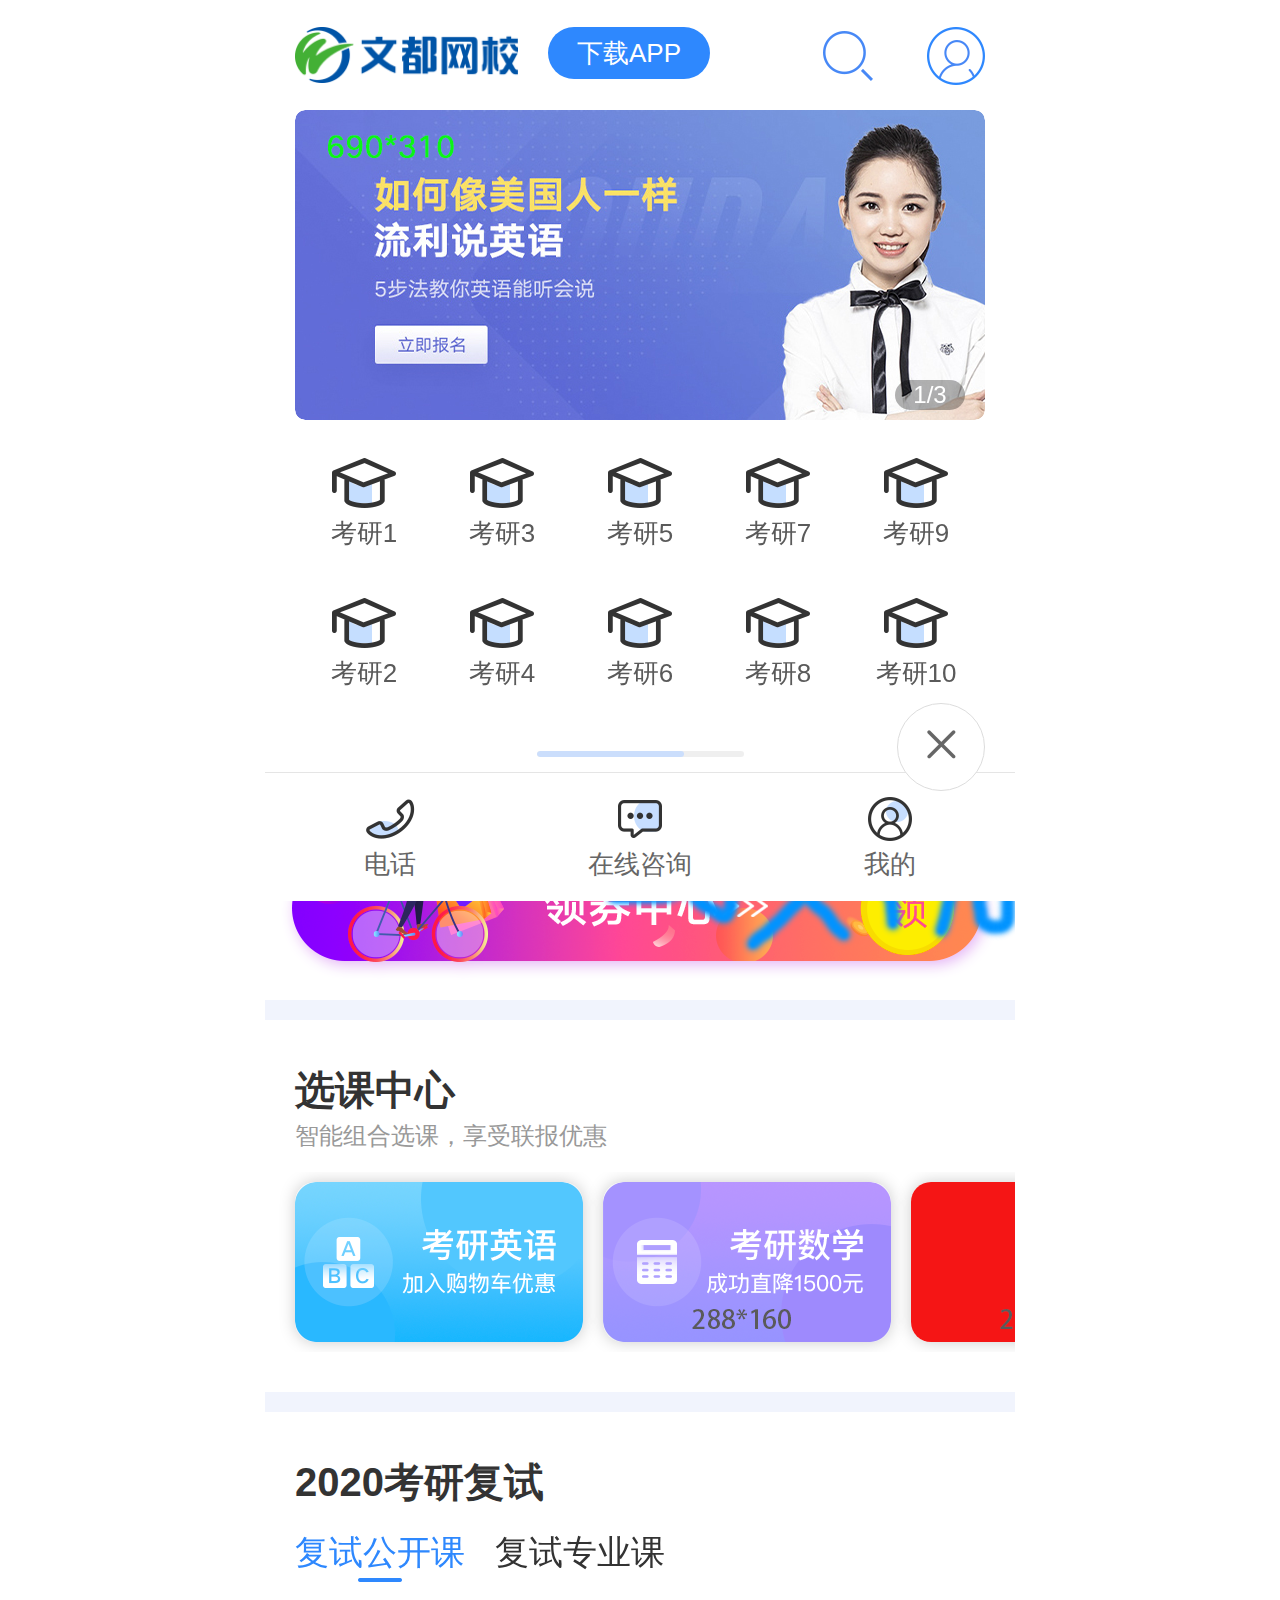
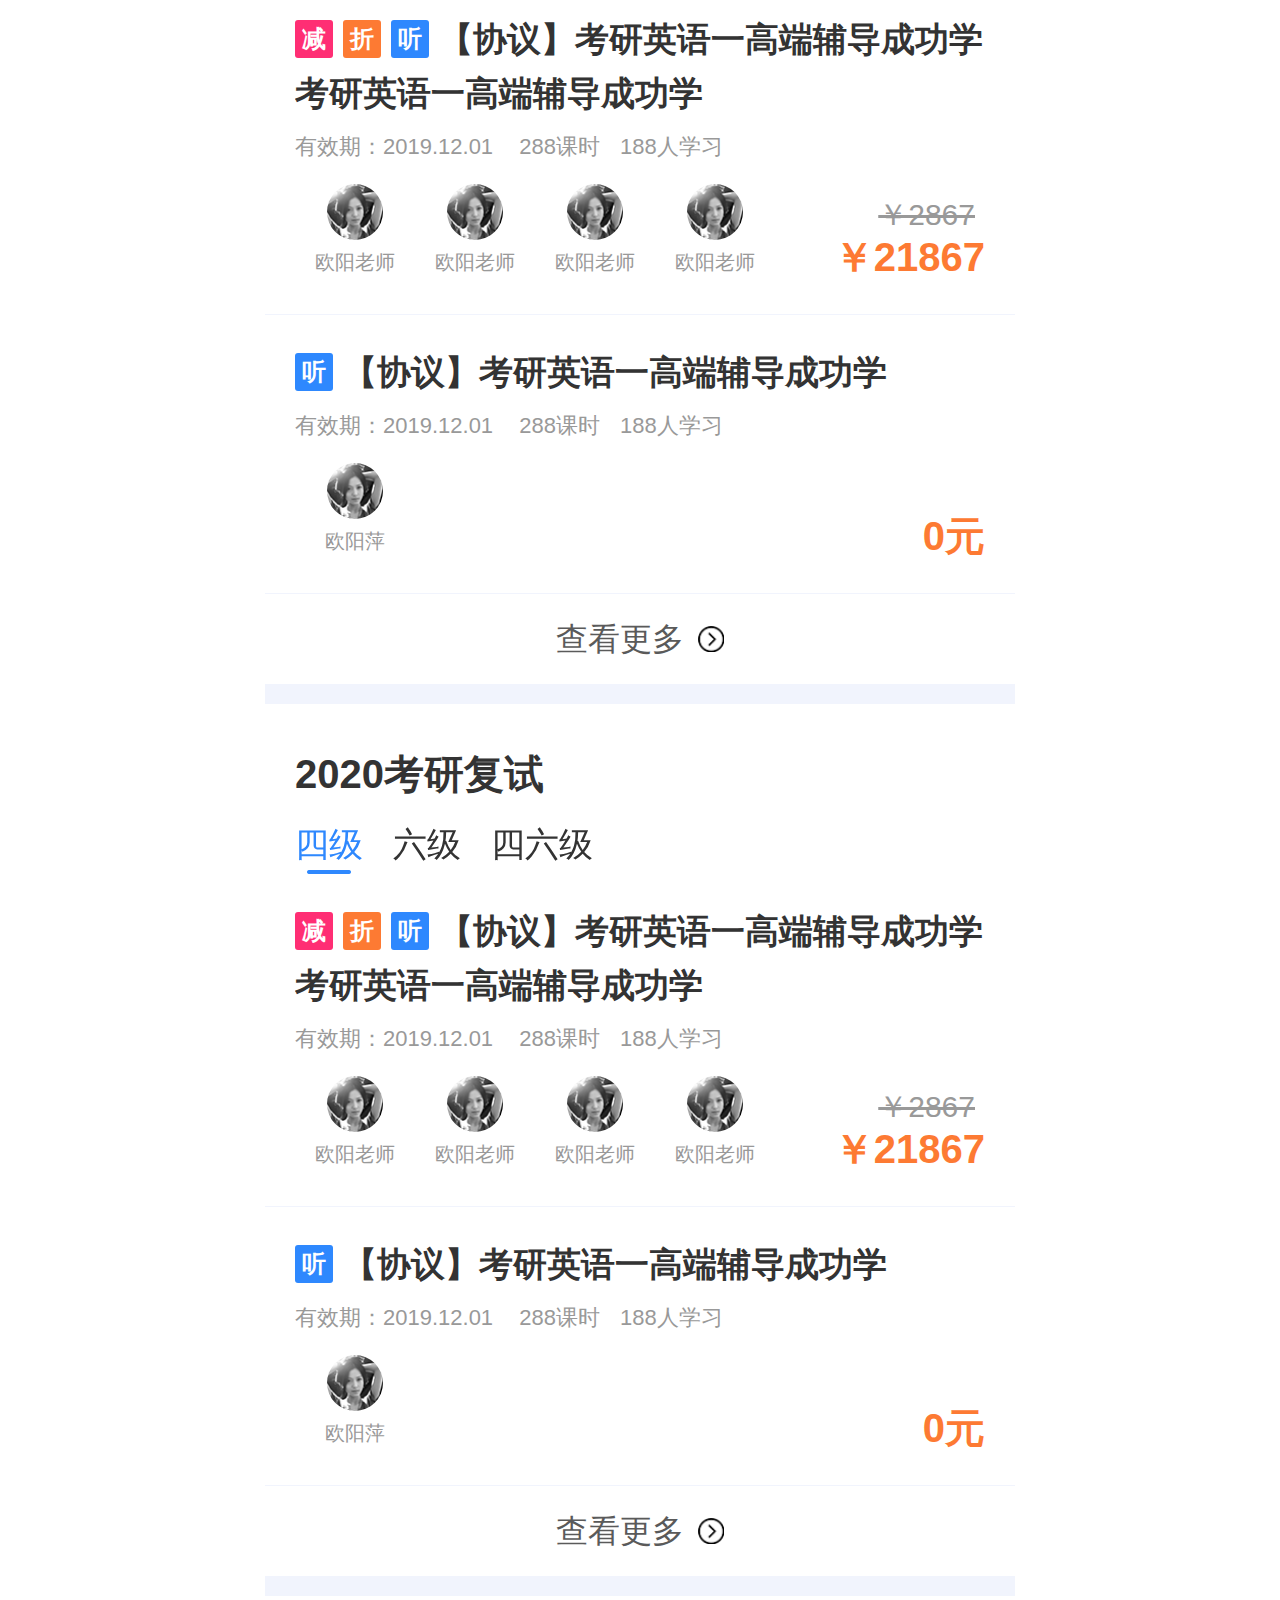
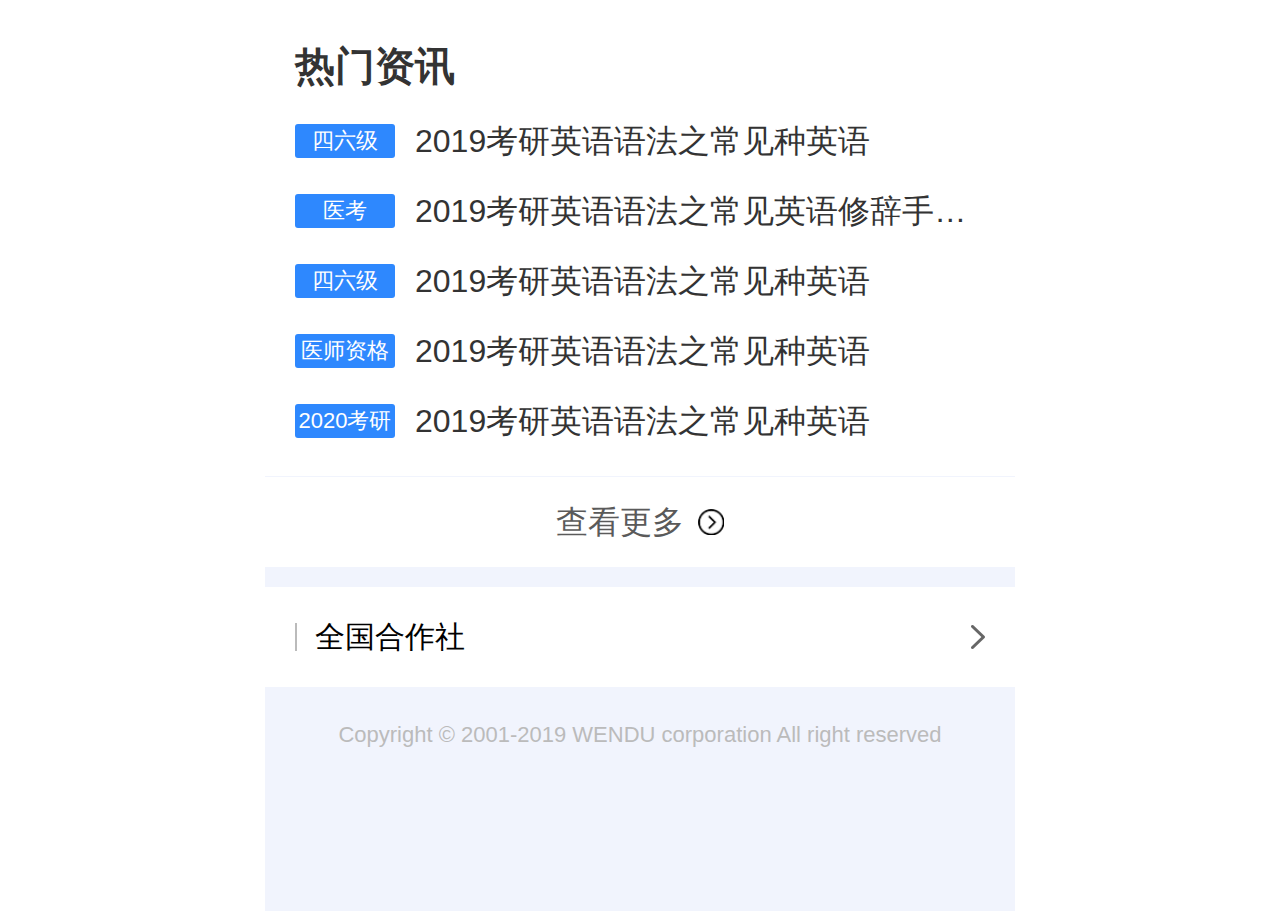
<file: index.html>
<!DOCTYPE HTML>
<html lang="en">

<head>
  <title>首页</title>
  <meta charset="utf-8">
  <meta name="viewport" content="width=device-width, initial-scale=1.0, maximum-scale=1.0, user-scalable=0" />
  <meta name="apple-mobile-web-app-capable" content="yes" />
  <meta name="apple-mobile-web-app-status-bar-style" content="black" />
  <meta content="telephone=no" name="format-detection" />
  <meta content="email=no" name="format-detection" />
  <link rel="stylesheet" href="css/swiper.min.css">
  <link rel="stylesheet" href="css/base.css">
  <link rel="stylesheet" href="css/index.css">
  <script src="js/fontREM.js"></script>

</head>

<body>

  <div class="wrap ">
    <!-- header start -->
    <header class="header">
      <div class="header-inner">
        <div class="header-left">
          <img class="header-logo" src="images/header-logo.png" alt="">
          <a class="header-download-app" href="">下载APP</a>
        </div>
        <div class="header-right">
          <a href="search.html" class="header-serach"><img src="images/search-icon.png" alt=""></a>
          <a href="" class="header-user-photo"><img src="images/user-icon.png" alt=""></a>
        </div>
      </div>

    </header>
    <!-- header end -->
    <!-- banner start -->
    <div class="banner">
      <div class="banner-swiper">
        <div class="swiper-wrapper">
          <div class="swiper-slide"><a href=""><img src="images/_temp/banner.jpg" alt=""></a></div>
          <div class="swiper-slide"><a href=""><img src="images/_temp/banner.jpg" alt=""></a></div>
          <div class="swiper-slide"><a href=""><img src="images/_temp/banner.jpg" alt=""></a></div>
        </div>
        <div class="custom-pagination"></div>
      </div>
    </div>
    <!-- banner end -->
    <!-- subject-entry start -->
    <div class="subject-entry">
      <div class="subject-swiper">
        <div class="swiper-wrapper">
          <!-- <div class="swiper-slide">
            <a class="subject-items" href="">
              <img src="images/ky-icon.png" alt="">
              <span>考研</span>
            </a>
            <a class="subject-items" href="">
              <img src="images/jszg-icon.png" alt="">
              <span>教师资格</span>
            </a>
          </div>
          <div class="swiper-slide">
            <a class="subject-items" href="">
              <img src="images/cet-icon.png" alt="">
              <span>四六级</span>
            </a>
            <a class="subject-items" href="">
              <img src="images/jszp-icon.png" alt="">
              <span>教师招聘</span>
            </a>
          </div>
          <div class="swiper-slide">
            <a class="subject-items" href="">
              <img src="images/yk-icon.png" alt="">
              <span>医考</span>
            </a>
            <a class="subject-items" href="">
              <img src="images/jk-icon.png" alt="">
              <span>建考</span>
            </a>
          </div>
          <div class="swiper-slide">
            <a class="subject-items" href="">
              <img src="images/gwy-icon.png" alt="">
              <span>公务员</span>
            </a>
            <a class="subject-items" href="">
              <img src="images/fk-icon.png" alt="">
              <span>法考</span>
            </a>
          </div>
          <div class="swiper-slide">
            <a class="subject-items" href="">
              <img src="images/yp-icon.png" alt="">
              <span>语言培训</span>
            </a>
            <a class="subject-items" href="">
              <img src="images/ck-icon.png" alt="">
              <span>财务会计</span>
            </a>
          </div>
          <div class="swiper-slide">
            <a class="subject-items" href="">
              <img src="images/ky-icon.png" alt="">
              <span>考研</span>
            </a>
            <a class="subject-items" href="">
              <img src="images/cet-icon.png" alt="">
              <span>四六级</span>
            </a>
          </div>
          <div class="swiper-slide">
            <a class="subject-items" href="">
              <img src="images/yk-icon.png" alt="">
              <span>医考</span>
            </a>
            <a class="subject-items" href="">
              <img src="images/gwy-icon.png" alt="">
              <span>公务员</span>
            </a>
          </div>
          <div class="swiper-slide">
            <a class="subject-items" href="">
              <img src="images/yp-icon.png" alt="">
              <span>语言培训</span>
            </a>
          </div> -->
        </div> 
        
        <div class="swiper-scrollbar"></div>
      </div>
    </div>
    <!-- subject-entry end -->
    <!-- coupon-entrance start -->
    <div class="coupon-entrance">
      <div class="entrance-swiper">
        <div class="swiper-wrapper">
          <div class="swiper-slide"><a href=""><img src="images/_temp/lq1.png" alt=""></a></div>
          <div class="swiper-slide"><a href=""><img src="images/_temp/lq2.png" alt=""></a></div>
        </div>
      </div>
    </div>
    <!-- coupon-entrance end -->
    <!-- course-select start -->
    <div class="course-select">
      <div class="public-title">
        <h2>选课中心</h2>
      </div>
      <p class="select-sub-title">智能组合选课，享受联报优惠</p>

      <div class="option-course">
        <div class="option-swiper">
          <div class="swiper-wrapper">
            <div class="swiper-slide"><a href=""><img src="images/_temp/c1.png" alt=""></a></div>
            <div class="swiper-slide"><a href=""><img src="images/_temp/c2.png" alt=""></a></div>
            <div class="swiper-slide"><a href=""><img src="images/_temp/c3.png" alt=""></a></div>
            <div class="swiper-slide"><a href=""><img src="images/_temp/c1.png" alt=""></a></div>
          </div>
        </div>

      </div>
    </div>
    <!-- course-select end -->

    

    <div class="public-course-mod ">
      <div class="public-title">
        <h2>2020考研复试</h2>
      </div>
      <div class="course-tabNav">
        <div class="swiper-wrapper">
          <div class="swiper-slide current">
            <span>复试公开课</span>
          </div>
          <div class="swiper-slide">
            <span>复试专业课</span>
          </div>
         
        </div>
        
      </div>
      <div class="course-tabContent">
        
          <div class="course-tabItem" style="display:block;">
            <div>
              <div class="course-item-main">
                <div class="course-item">
                  <a href="">
                    <h3 class="course-name">
                      <p class="course-label">
                        <span class="reduction-label">减</span>
                        <span class="discount-label">折</span>
                        <span class="audition-label">听</span>
                      </p>
                      <p class="course-title">【协议】考研英语一高端辅导成功学考研英语一高端辅导成功学</p>
                    </h3>
                    <div class="course-contain-info">
                      <p>
                        <span>有效期：2019.12.01</span>
                        <span>288课时</span>
                      </p>
                      <p>
                        <span>188人学习</span>
                      </p>
                    </div>
                    <div class="course-extra-info">
                      <div class="course-lecturer">
                        <p class="teacher-item">
                          <img src="images/_temp/teacher.png" alt="">
                          <span>欧阳老师</span>
                        </p>
                        <p class="teacher-item">
                          <img src="images/_temp/teacher.png" alt="">
                          <span>欧阳老师</span>
                        </p>
                        <p class="teacher-item">
                          <img src="images/_temp/teacher.png" alt="">
                          <span>欧阳老师</span>
                        </p>
                        <p class="teacher-item">
                          <img src="images/_temp/teacher.png" alt="">
                          <span>欧阳老师</span>
                        </p>
                        <p class="teacher-item">
                          <img src="images/_temp/teacher.png" alt="">
                          <span>欧阳老师</span>
                        </p>
                      </div>
                      <div class="course-price">
                        <del class="cour-original-price">￥2867</del>
                        <p class="discount-price">￥21867</p>
                      </div>
                    </div>
                  </a>
                </div>
              </div>
              <div class="course-item-main">
                <div class="course-item">
                  <a href="">
                    <h3 class="course-name">
                      <p class="course-label">
                        <span class="audition-label">听</span>
                      </p>
                      <p class="course-title">【协议】考研英语一高端辅导成功学</p>
                    </h3>
                    <div class="course-contain-info">
                      <p>
                        <span>有效期：2019.12.01</span>
                        <span>288课时</span>
                      </p>
                      <p>
                        <span>188人学习</span>
                      </p>
                    </div>
                    <div class="course-extra-info">
                      <div class="course-lecturer">
                        <p class="teacher-item">
                          <img src="images/_temp/teacher.png" alt="">
                          <span>欧阳萍</span>
                        </p>
      
                      </div>
                      <div class="course-price">
                        <!-- <del class="cour-original-price">￥2867</del> -->
                        <p class="discount-price">0元</p>
                      </div>
                    </div>
                  </a>
                </div>
              </div>
            </div>
            <a href="" class="public-more"><span>查看更多</span></a>
          </div>
          <div class="course-tabItem">
            <div>
              <div class="course-item-main">
                <div class="course-item">
                  <a href="">
                    <h3 class="course-name">
                      <p class="course-label">
                        <span class="reduction-label">减</span>
                        <span class="discount-label">折</span>
                        <span class="audition-label">听</span>
                      </p>
                      <p class="course-title">222考研英语一高端辅导成功学考研英语一高端辅导成功学</p>
                    </h3>
                    <div class="course-contain-info">
                      <p>
                        <span>有效期：2019.12.01</span>
                        <span>288课时</span>
                      </p>
                      <p>
                        <span>188人学习</span>
                      </p>
                    </div>
                    <div class="course-extra-info">
                      <div class="course-lecturer">
                        <p class="teacher-item">
                          <img src="images/_temp/teacher.png" alt="">
                          <span>欧阳老师</span>
                        </p>
                        <p class="teacher-item">
                          <img src="images/_temp/teacher.png" alt="">
                          <span>欧阳老师</span>
                        </p>
                        <p class="teacher-item">
                          <img src="images/_temp/teacher.png" alt="">
                          <span>欧阳老师</span>
                        </p>
                        <p class="teacher-item">
                          <img src="images/_temp/teacher.png" alt="">
                          <span>欧阳老师</span>
                        </p>
                        <p class="teacher-item">
                          <img src="images/_temp/teacher.png" alt="">
                          <span>欧阳老师</span>
                        </p>
                      </div>
                      <div class="course-price">
                        <del class="cour-original-price">￥2867</del>
                        <p class="discount-price">￥21867</p>
                      </div>
                    </div>
                  </a>
                </div>
              </div>
              <div class="course-item-main">
                <div class="course-item">
                  <a href="">
                    <h3 class="course-name">
                      <p class="course-label">
                        <span class="audition-label">听</span>
                      </p>
                      <p class="course-title">【协议】考研英语一高端辅导成功学</p>
                    </h3>
                    <div class="course-contain-info">
                      <p>
                        <span>有效期：2019.12.01</span>
                        <span>288课时</span>
                      </p>
                      <p>
                        <span>188人学习</span>
                      </p>
                    </div>
                    <div class="course-extra-info">
                      <div class="course-lecturer">
                        <p class="teacher-item">
                          <img src="images/_temp/teacher.png" alt="">
                          <span>欧阳萍</span>
                        </p>
      
                      </div>
                      <div class="course-price">
                        <!-- <del class="cour-original-price">￥2867</del> -->
                        <p class="discount-price">0元</p>
                      </div>
                    </div>
                  </a>
                </div>
              </div>
            </div>
            <a href="" class="public-more"><span>查看更多</span></a>
          </div>
          
        
      </div>
      
    </div>
    <div class="public-course-mod">
      <div class="public-title">
        <h2>2020考研复试</h2>
      </div>
      <div class="course-tabNav">
        <div class="swiper-wrapper">
          <div class="swiper-slide current">
            <span>四级</span>
          </div>
          <div class="swiper-slide">
            <span>六级</span>
          </div>
          <div class="swiper-slide">
            <span>四六级</span>
          </div>
        </div>
      </div>
      <div class="course-tabContent">
          <div class="course-tabItem" style="display:block;">
            <div>
              <div class="course-item-main">
                <div class="course-item">
                  <a href="">
                    <h3 class="course-name">
                      <p class="course-label">
                        <span class="reduction-label">减</span>
                        <span class="discount-label">折</span>
                        <span class="audition-label">听</span>
                      </p>
                      <p class="course-title">【协议】考研英语一高端辅导成功学考研英语一高端辅导成功学</p>
                    </h3>
                    <div class="course-contain-info">
                      <p>
                        <span>有效期：2019.12.01</span>
                        <span>288课时</span>
                      </p>
                      <p>
                        <span>188人学习</span>
                      </p>
                    </div>
                    <div class="course-extra-info">
                      <div class="course-lecturer">
                        <p class="teacher-item">
                          <img src="images/_temp/teacher.png" alt="">
                          <span>欧阳老师</span>
                        </p>
                        <p class="teacher-item">
                          <img src="images/_temp/teacher.png" alt="">
                          <span>欧阳老师</span>
                        </p>
                        <p class="teacher-item">
                          <img src="images/_temp/teacher.png" alt="">
                          <span>欧阳老师</span>
                        </p>
                        <p class="teacher-item">
                          <img src="images/_temp/teacher.png" alt="">
                          <span>欧阳老师</span>
                        </p>
                        <p class="teacher-item">
                          <img src="images/_temp/teacher.png" alt="">
                          <span>欧阳老师</span>
                        </p>
                      </div>
                      <div class="course-price">
                        <del class="cour-original-price">￥2867</del>
                        <p class="discount-price">￥21867</p>
                      </div>
                    </div>
                  </a>
                </div>
              </div>
              <div class="course-item-main">
                <div class="course-item">
                  <a href="">
                    <h3 class="course-name">
                      <p class="course-label">
                        <span class="audition-label">听</span>
                      </p>
                      <p class="course-title">【协议】考研英语一高端辅导成功学</p>
                    </h3>
                    <div class="course-contain-info">
                      <p>
                        <span>有效期：2019.12.01</span>
                        <span>288课时</span>
                      </p>
                      <p>
                        <span>188人学习</span>
                      </p>
                    </div>
                    <div class="course-extra-info">
                      <div class="course-lecturer">
                        <p class="teacher-item">
                          <img src="images/_temp/teacher.png" alt="">
                          <span>欧阳萍</span>
                        </p>
      
                      </div>
                      <div class="course-price">
                        <!-- <del class="cour-original-price">￥2867</del> -->
                        <p class="discount-price">0元</p>
                      </div>
                    </div>
                  </a>
                </div>
              </div>
            </div>
            <a href="" class="public-more"><span>查看更多</span></a>
          </div>
          <div class="course-tabItem">
            <div>
              <div class="course-item-main">
                <div class="course-item">
                  <a href="">
                    <h3 class="course-name">
                      <p class="course-label">
                        <span class="reduction-label">减</span>
                        <span class="discount-label">折</span>
                        <span class="audition-label">听</span>
                      </p>
                      <p class="course-title">22考研英语一高端辅导成功学考研英语一高端辅导成功学</p>
                    </h3>
                    <div class="course-contain-info">
                      <p>
                        <span>有效期：2019.12.01</span>
                        <span>288课时</span>
                      </p>
                      <p>
                        <span>188人学习</span>
                      </p>
                    </div>
                    <div class="course-extra-info">
                      <div class="course-lecturer">
                        <p class="teacher-item">
                          <img src="images/_temp/teacher.png" alt="">
                          <span>欧阳老师</span>
                        </p>
                        <p class="teacher-item">
                          <img src="images/_temp/teacher.png" alt="">
                          <span>欧阳老师</span>
                        </p>
                        <p class="teacher-item">
                          <img src="images/_temp/teacher.png" alt="">
                          <span>欧阳老师</span>
                        </p>
                        <p class="teacher-item">
                          <img src="images/_temp/teacher.png" alt="">
                          <span>欧阳老师</span>
                        </p>
                        <p class="teacher-item">
                          <img src="images/_temp/teacher.png" alt="">
                          <span>欧阳老师</span>
                        </p>
                      </div>
                      <div class="course-price">
                        <del class="cour-original-price">￥2867</del>
                        <p class="discount-price">￥21867</p>
                      </div>
                    </div>
                  </a>
                </div>
              </div>
              <div class="course-item-main">
                <div class="course-item">
                  <a href="">
                    <h3 class="course-name">
                      <p class="course-label">
                        <span class="audition-label">听</span>
                      </p>
                      <p class="course-title">【协议】考研英语一高端辅导成功学</p>
                    </h3>
                    <div class="course-contain-info">
                      <p>
                        <span>有效期：2019.12.01</span>
                        <span>288课时</span>
                      </p>
                      <p>
                        <span>188人学习</span>
                      </p>
                    </div>
                    <div class="course-extra-info">
                      <div class="course-lecturer">
                        <p class="teacher-item">
                          <img src="images/_temp/teacher.png" alt="">
                          <span>欧阳萍</span>
                        </p>
      
                      </div>
                      <div class="course-price">
                        <!-- <del class="cour-original-price">￥2867</del> -->
                        <p class="discount-price">0元</p>
                      </div>
                    </div>
                  </a>
                </div>
              </div>
            </div>
            <a href="" class="public-more"><span>查看更多</span></a>
          </div>
          <div class="course-tabItem">
            <div>
              <div class="course-item-main">
                <div class="course-item">
                  <a href="">
                    <h3 class="course-name">
                      <p class="course-label">
                        <span class="reduction-label">减</span>
                        <span class="discount-label">折</span>
                        <span class="audition-label">听</span>
                      </p>
                      <p class="course-title">333考研英语一高端辅导成功学考研英语一高端辅导成功学</p>
                    </h3>
                    <div class="course-contain-info">
                      <p>
                        <span>有效期：2019.12.01</span>
                        <span>288课时</span>
                      </p>
                      <p>
                        <span>188人学习</span>
                      </p>
                    </div>
                    <div class="course-extra-info">
                      <div class="course-lecturer">
                        <p class="teacher-item">
                          <img src="images/_temp/teacher.png" alt="">
                          <span>欧阳老师</span>
                        </p>
                        <p class="teacher-item">
                          <img src="images/_temp/teacher.png" alt="">
                          <span>欧阳老师</span>
                        </p>
                        <p class="teacher-item">
                          <img src="images/_temp/teacher.png" alt="">
                          <span>欧阳老师</span>
                        </p>
                        <p class="teacher-item">
                          <img src="images/_temp/teacher.png" alt="">
                          <span>欧阳老师</span>
                        </p>
                        <p class="teacher-item">
                          <img src="images/_temp/teacher.png" alt="">
                          <span>欧阳老师</span>
                        </p>
                      </div>
                      <div class="course-price">
                        <del class="cour-original-price">￥2867</del>
                        <p class="discount-price">￥21867</p>
                      </div>
                    </div>
                  </a>
                </div>
              </div>
              <div class="course-item-main">
                <div class="course-item">
                  <a href="">
                    <h3 class="course-name">
                      <p class="course-label">
                        <span class="audition-label">听</span>
                      </p>
                      <p class="course-title">【协议】考研英语一高端辅导成功学</p>
                    </h3>
                    <div class="course-contain-info">
                      <p>
                        <span>有效期：2019.12.01</span>
                        <span>288课时</span>
                      </p>
                      <p>
                        <span>188人学习</span>
                      </p>
                    </div>
                    <div class="course-extra-info">
                      <div class="course-lecturer">
                        <p class="teacher-item">
                          <img src="images/_temp/teacher.png" alt="">
                          <span>欧阳萍</span>
                        </p>
      
                      </div>
                      <div class="course-price">
                        <!-- <del class="cour-original-price">￥2867</del> -->
                        <p class="discount-price">0元</p>
                      </div>
                    </div>
                  </a>
                </div>
              </div>
            </div>
            <a href="" class="public-more"><span>查看更多</span></a>
          </div>
      </div>
      
    </div>
    <!-- hot-info start -->
    <div class="hot-info">
      <div class="public-title">
        <h2>热门资讯</h2>
        <!-- <a href="" class="title-more">更多</a> -->
      </div>
      <div class="hot-news">
        <ul>
          <li>
            <a href="">
              <span class="news-category">四六级</span>
              <span>2019考研英语语法之常见种英语</span>
            </a>
          </li>
          <li>
            <a href="">
              <span class="news-category">医考</span>
              <span>2019考研英语语法之常见英语修辞手段讲2019考研英语语法之常见英语修辞手段讲</span>
            </a>
          </li>
          <li>
            <a href="">
              <span class="news-category">四六级</span>
              <span>2019考研英语语法之常见种英语</span>
            </a>
          </li>
          <li>
            <a href="">
              <span class="news-category">医师资格</span>
              <span>2019考研英语语法之常见种英语</span>
            </a>
          </li>
          <li>
            <a href="">
              <span class="news-category">2020考研</span>
              <span>2019考研英语语法之常见种英语</span>
            </a>
          </li>
        </ul>
      </div>
      <a href="" class="public-more"><span>查看更多</span></a>
    </div>
    <!-- hot-info end -->
    <div class="national-cooperative">
      <a href="">全国合作社</a>
    </div>
    <footer class="footer footer-pad">
      Copyright © 2001-2019 WENDU corporation All right reserved
    </footer>


  </div>
  <div class="bottom-menu">
    <div class="ind-bot-menu">
      <ul class="bot-menu-icon">
        <li>
          <a href="">
            <img src="images/ind-bot-tel.png" alt="">
            <span>电话</span>
          </a>
        </li>
        <li>
          <a href="">
            <img src="images/ind-bot-zx.png" alt="">
            <span>在线咨询</span>
          </a>
        </li>
        <li>
          <a href="">
            <img src="images/ind-bot-my.png" alt="">
            <!-- <span>登录/注册</span> -->
            <span>我的</span>
          </a>
        </li>
      </ul>
      <p class="close-ind-bot"><img src="images/close-ind-bot.png" alt=""></p>

    </div>

  </div>
  <p class="open-ind-bot"><img src="images/open-ind-bot.png" alt=""></p>


  <script src="js/jquery.min.js"></script>
  <script src="js/swiper.min.js"></script>
  <script src="js/base.js"></script>

  <script type="text/javascript">

    var html ='';
    var l=13;//数据长度

      for (var i=1;i<l+1;i++) {

            if(i%2){
                 html+=' <div class="swiper-slide">';
                  html+='<a class="subject-items" href=""><img src="images/ky-icon.png" alt=""><span>考研'+i+'</span></a>';
                  if(i==l){               
                  html+=' </div>';
                  }
            }else{
                 html+='<a class="subject-items" href=""><img src="images/ky-icon.png" alt=""><span>考研'+i+'</span></a>';
                 html+=' </div>';
            }
            
        }
$('.subject-swiper .swiper-wrapper').append(html)
</script>


</body>

</html>
</file>
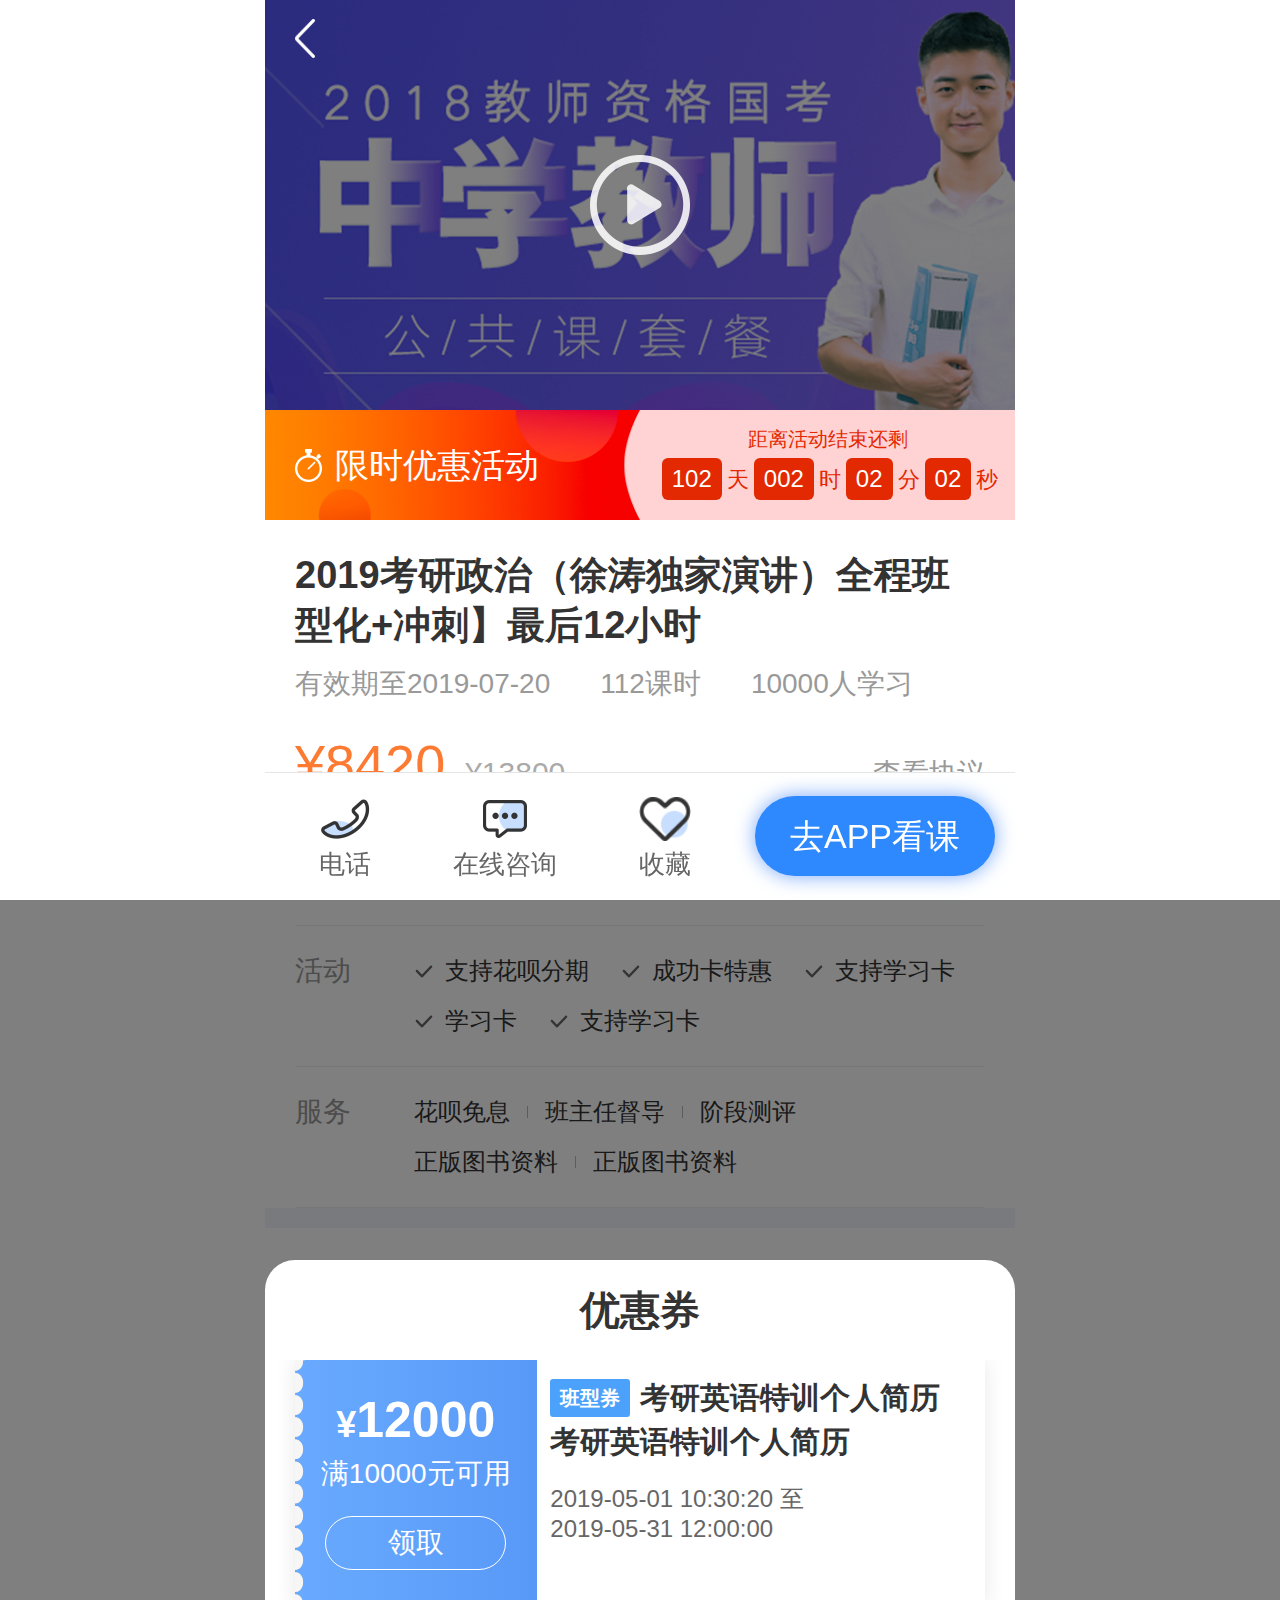
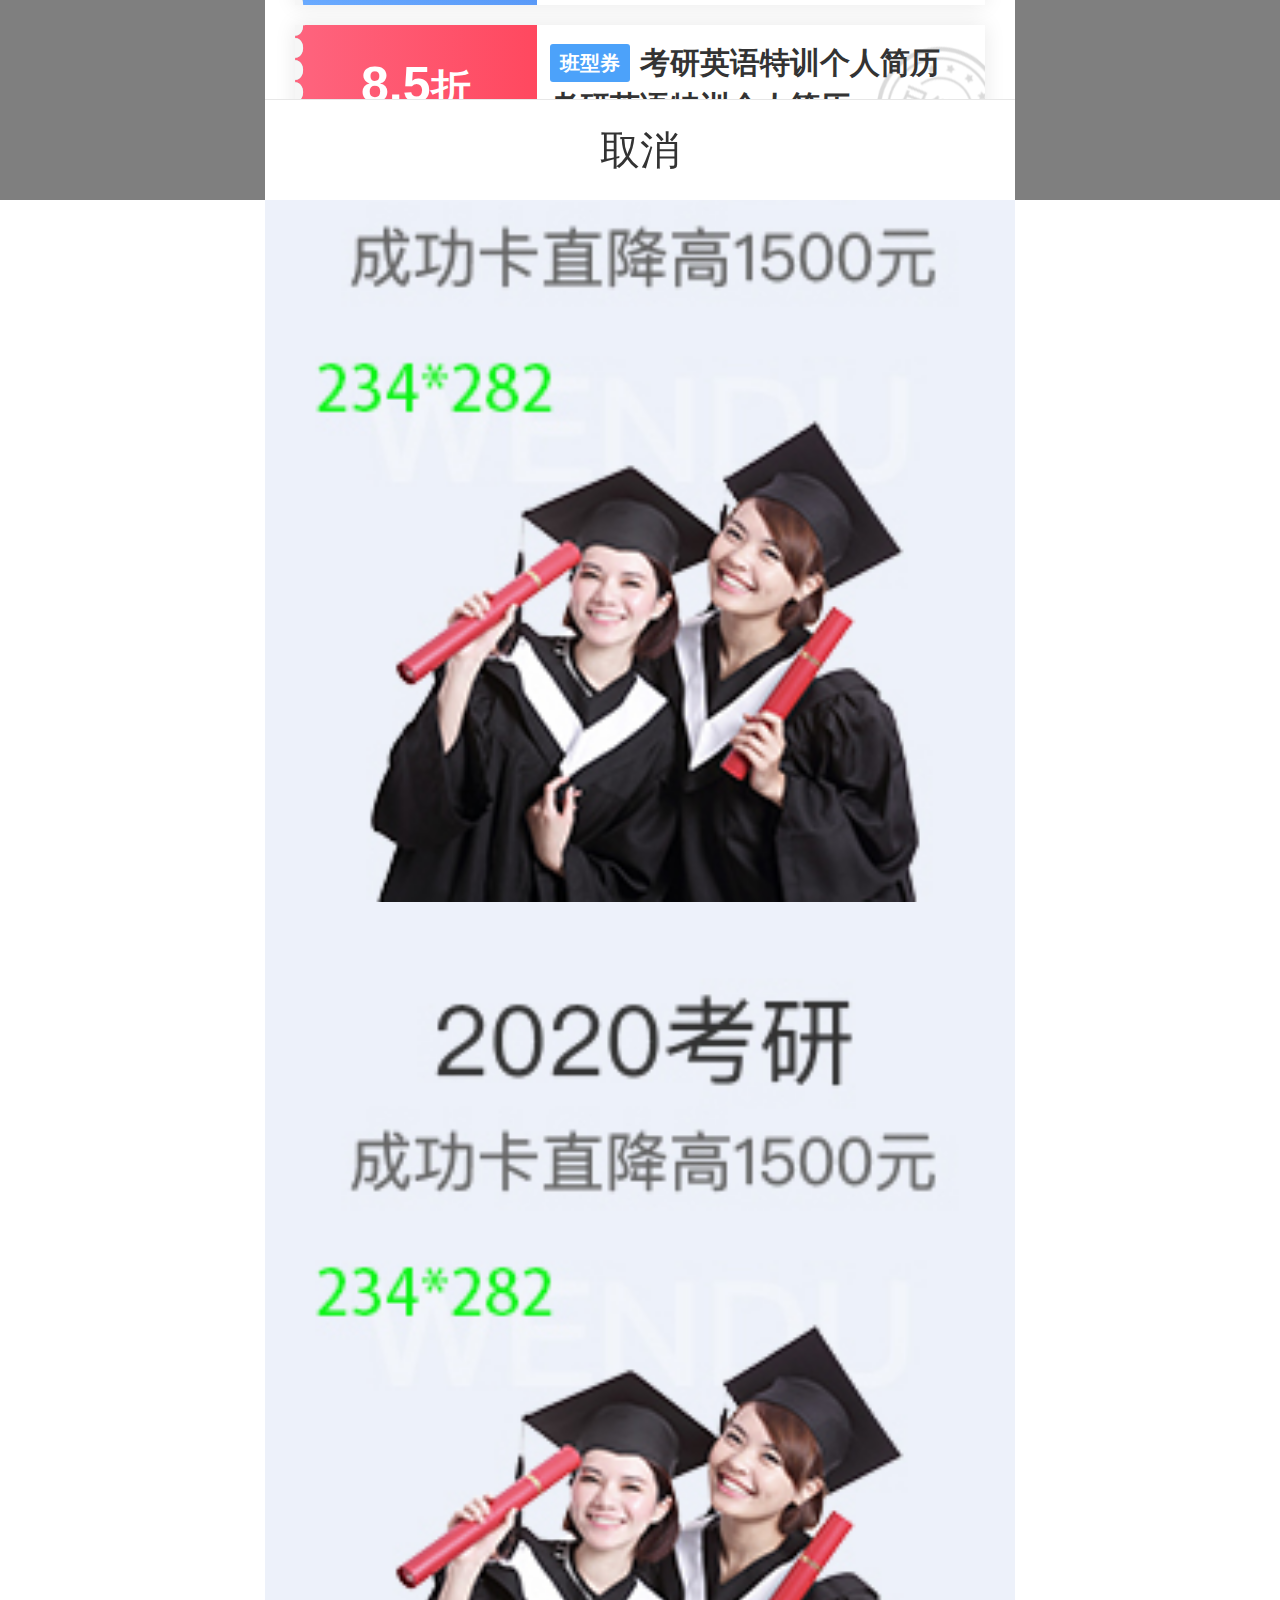
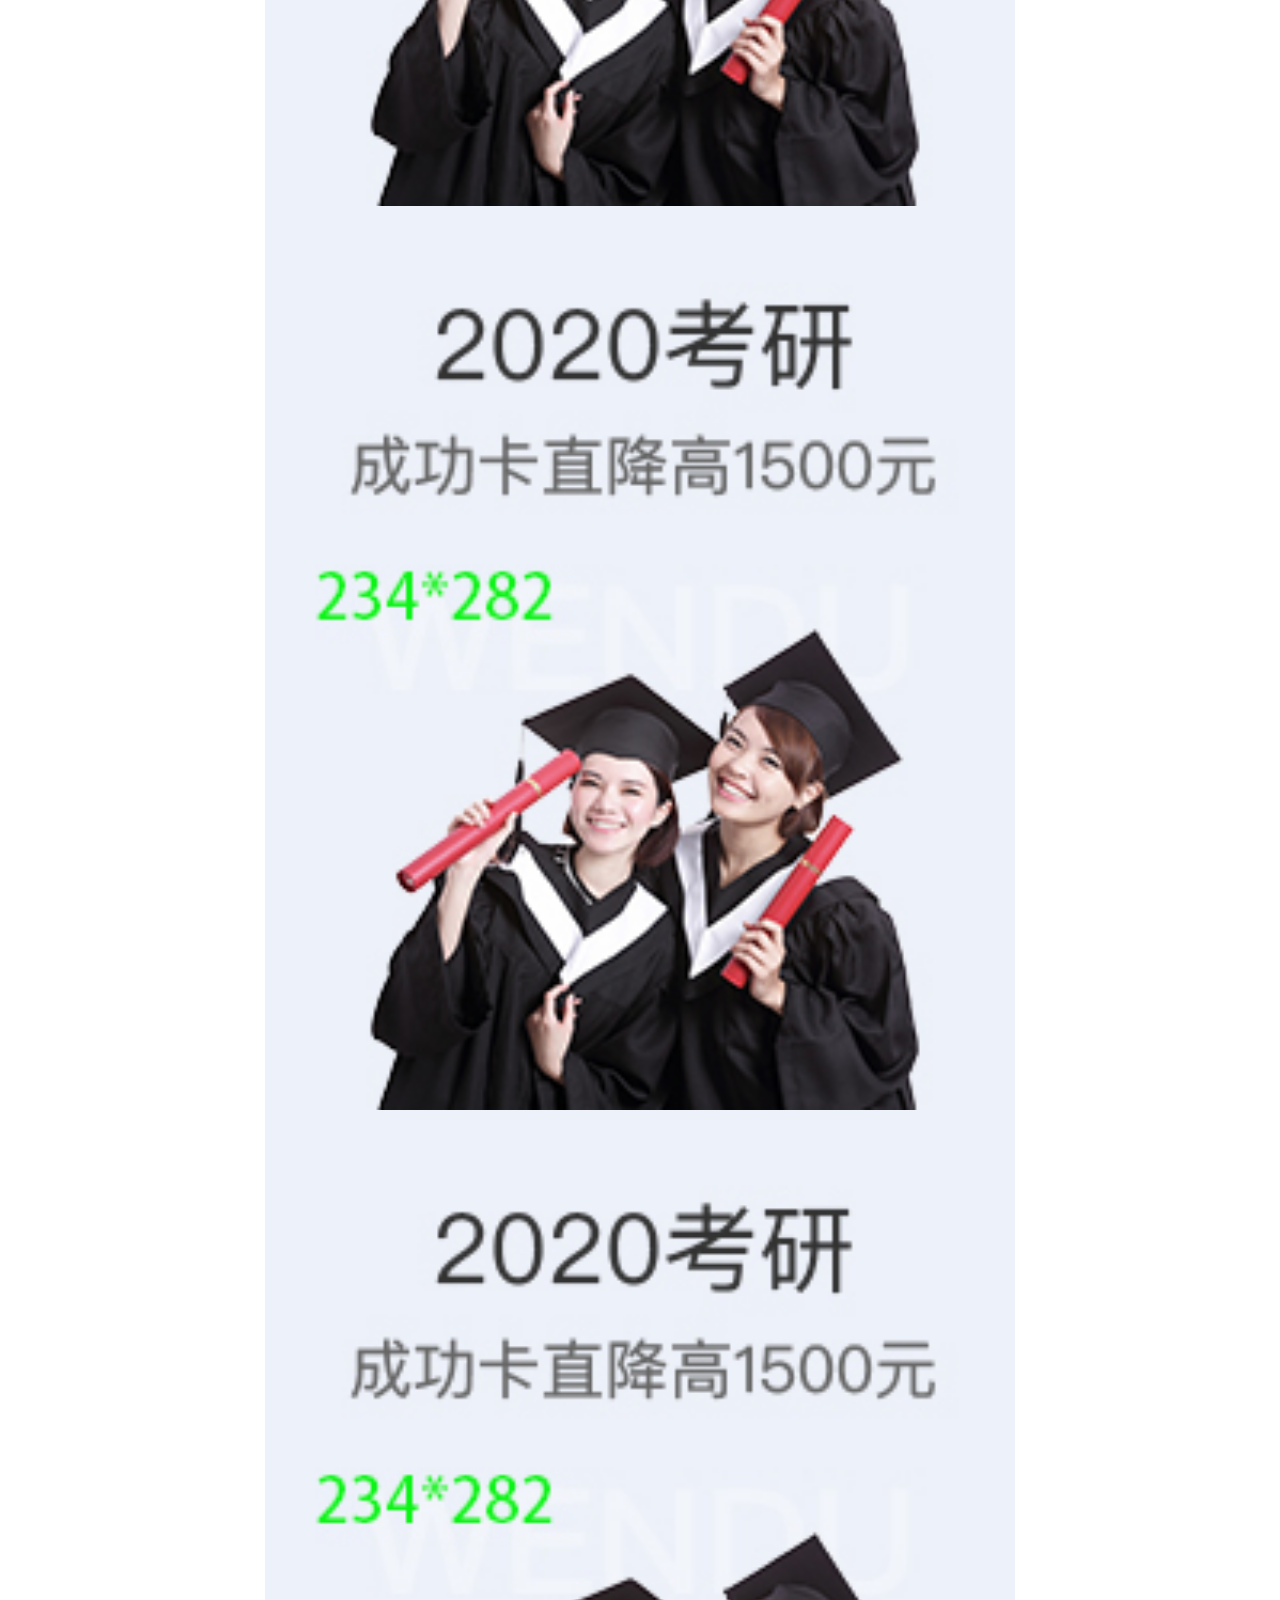
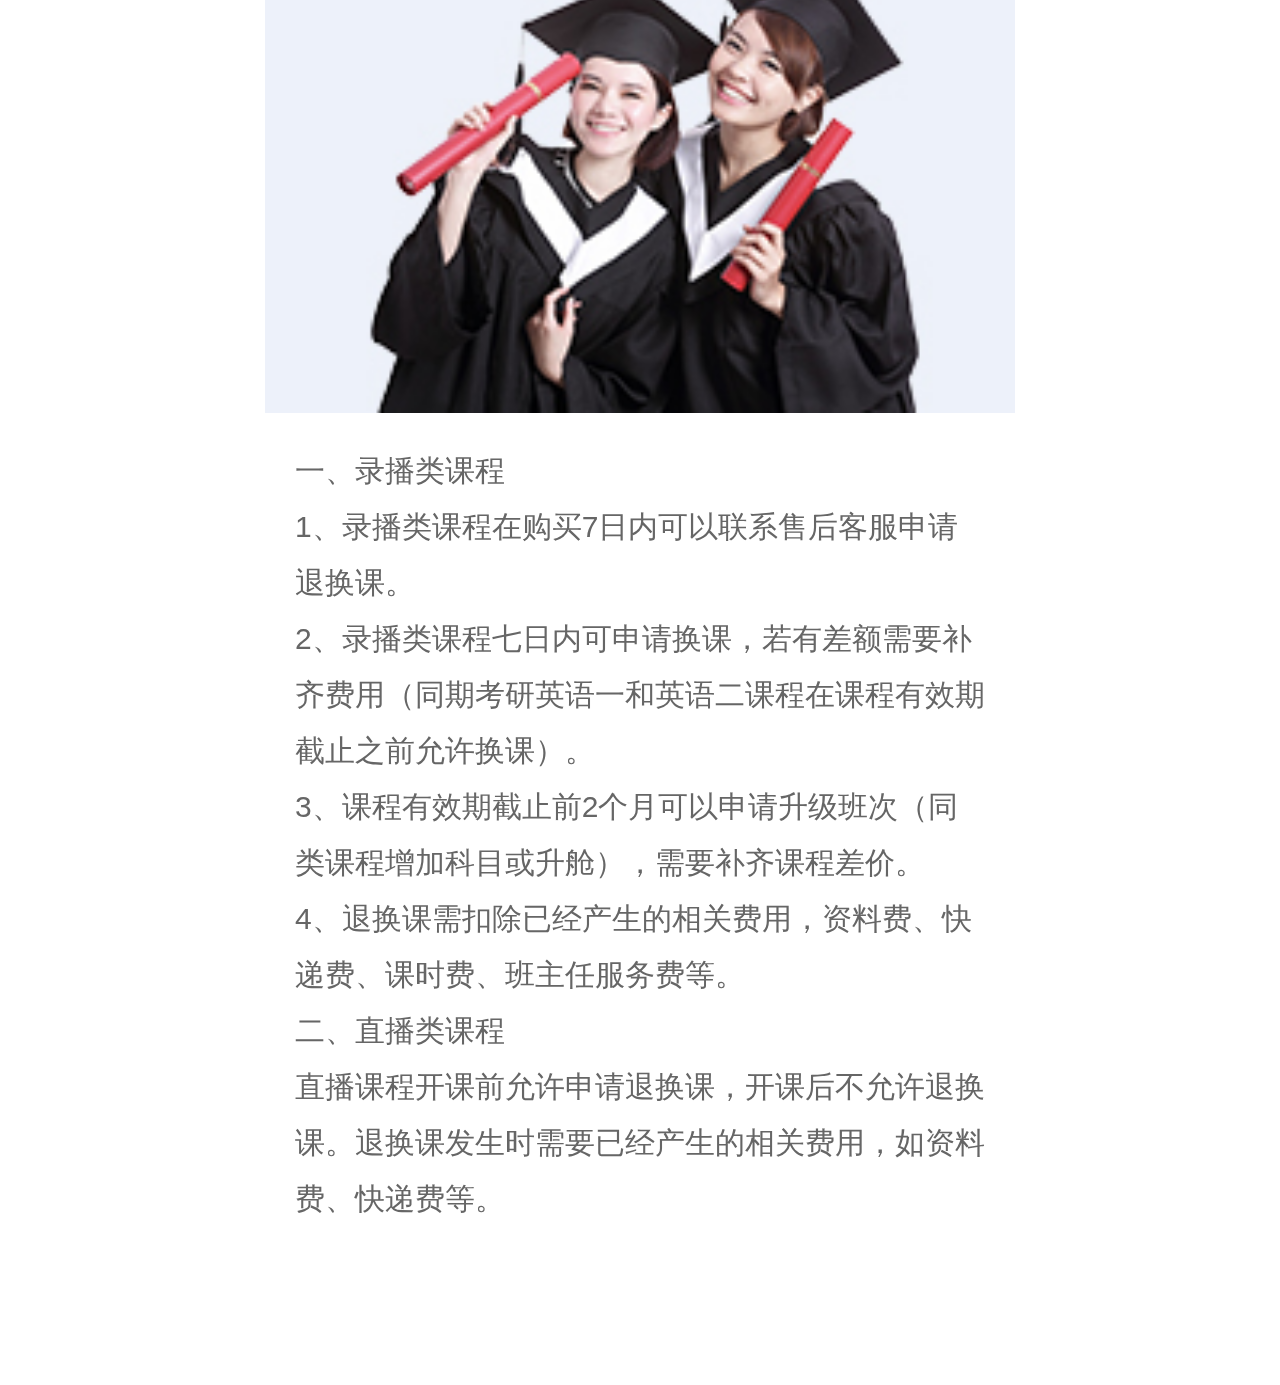
<file: course-detail.html>
<!DOCTYPE html>
<html lang="en">
<head>
  <meta charset="UTF-8">
  <title>课程详情页</title>
  <meta name="viewport" content="width=device-width, initial-scale=1.0, maximum-scale=1.0, user-scalable=0" />
  <meta name="apple-mobile-web-app-capable" content="yes" />
  <meta name="apple-mobile-web-app-status-bar-style" content="black" />
  <meta content="telephone=no" name="format-detection" />
  <meta content="email=no" name="format-detection" />
  <link rel="stylesheet" href="css/base.css">
  <link rel="stylesheet" href="css/swiper.min.css">
  <link rel="stylesheet" href="css/course.css">
  <script src="js/fontREM.js"></script>
  <script src="js/jquery.min.js"></script>
<script src="js/swiper.min.js"></script>
<script src="js/course.js"></script>
  <script>
  $(function(){
    $('.course-cover-con,.course-lesson .course-audition').on('click',function(){
      var src=$(this).attr('data-src');
      $('.course-cover-con').hide();
      $('.video-play').empty();
      console.log(src)
      $('.video-play').append('<script src="'+src+'"><script>');
      $('.play-content').css({'height':'auto'});
      $('body,html').scrollTop(0);
    })
 
    
  })
  </script>
</head>
<body>
  <div class="wrap fixed-pad">
    <div class="course-cover">
      <a class="course-goback" href=""></a>
      <div class="play-content">
        <p class="course-cover-con" data-src="https://p.bokecc.com/player?vid=30527D7BCD7C854F9C33DC5901307461&amp;siteid=46DFDA31005378B1&amp;autoStart=true&amp;width=&amp;height=&amp;playerid=8154E045DFBAE8D5&amp;playertype=1\">
          <img class="play-img" src="images/_temp/course-cover.jpg" alt="">
          <span class="course-play"><img src="images/play-icon.png" alt=""></span>
        </p>
        <div class="video-play" >
        </div>
      </div>
      <div class="limite-activity">
        <p class="limite-title"><span>限时优惠活动</span> </p>
        <div class="remain-time">
          <p>距离活动结束还剩</p>
          <div class="detail-time">
            <span>102</span>天<span>002</span>时<span>02</span>分<span>02</span>秒
          </div>
        </div>
      </div>
    </div>
    <div class="detail-course-info">
      <h2 class="detail-coursename">2019考研政治（徐涛独家演讲）全程班型化+冲刺】最后12小时</h2>
      <div class="det-extra-info">
        <span>有效期至2019-07-20</span>
        <span>112课时</span>
        <span class="buy-number">10000人学习</span>
      </div>
      <div class="det-price-agree">
        <div class="det-cellprice">
          <p class="det-present-price">&yen;8420</p>
          <del class="det-original-price">&yen;13800</del>
        </div>
        <a class="course-agreement" href="">查看协议</a>
      </div>
    </div>
    <div class="course-special-offer">
      <div class="special-offer-list ">
        <span class="special-offer-type">领券</span>
        <p class="det-course-coupon" href="">
          <span>满300减100</span>
          <span>满100减50</span>
          <span>满100减50</span>
          <span>满100减50</span>
          <span>满100减50</span>
        </p>
      </div>
      <div class="special-offer-list ">
        <span class="special-offer-type">活动</span>
        <p class="det-course-activity" href="">
          <span>支持花呗分期</span>
          <span>成功卡特惠</span>
          <span>支持学习卡</span>
          <span>学习卡</span>
          <span>支持学习卡</span>
        </p>
      </div>
      <div class="special-offer-list ">
        <span class="special-offer-type">服务</span>
        <p class="det-course-services" href="">
          <span>花呗免息</span>
          <span>班主任督导</span>
          <span>阶段测评</span>
          <span>正版图书资料</span>
          <span>正版图书资料</span>
        </p>
      </div>
    </div>
    <!-- 领券弹窗  -->
    <div class="slide-coupon">
      <div class="slide-coupon-inner">
        <h2 class="slide-coupon-title">优惠券</h2>
        <div class="course-coupon">
          <div class="coupon-item reduce-item">
            <span class="side-dota"></span>
            <div class="coupon-kindtit">
              <div class="coupon-value">
                  <h3 class="coupon-amount"><small>¥</small>12000</h3>
                  <p class="reduce-condition">满10000元可用</p>
              </div>
              <a class="get-coupon" href="javascripg:void(0)">领取</a>
            </div>
            <div class="coupon-details">
              <div class="coupon-detTop2">
                  <h3 class="coupon-title"><span class="coupon-mark">班型券</span>考研英语特训个人简历考研英语特训个人简历</h3>
                  <div class="coupon-validTime"><span>2019-05-01 10:30:20 至</span><span>2019-05-31 12:00:00</span></div>
              </div>
              
            </div>
            <!-- <img src="images/receive.png" alt="" class="have-receive"> -->
          </div>
          <div class="coupon-item discount-item">
            <span class="side-dota"></span>
            <div class="coupon-kindtit">
              <div class="coupon-value">
                  <h3 class="coupon-amount">8.5<big>折</big></h3>
                  <p class="reduce-condition">满10000元可用</p>
              </div>
              <!-- <a class="get-coupon" href="">领取</a> -->
              <a class="get-coupon get-status" href="javascripg:void(0)">已领取</a>
            </div>
            <div class="coupon-details">
              <div class="coupon-detTop2">
                  <h3 class="coupon-title"><span class="coupon-mark">班型券</span>考研英语特训个人简历考研英语特训个人简历</h3>
                  <div class="coupon-validTime"><span>2019-05-01 10:30:20 至</span><span>2019-05-31 12:00:00</span></div>
              </div>
              
            </div>
            <img src="images/receive.png" alt="" class="have-receive">
          </div>
          <div class="coupon-item orange-item">
            <span class="side-dota"></span>
            <div class="coupon-kindtit">
              <div class="coupon-value">
                  <h3 class="coupon-amount">8.5<big>折</big></h3>
                  <p class="reduce-condition">满10000元可用</p>
              </div>
              <a class="get-coupon get-status" href="javascripg:void(0)">已领取</a>
            </div>
            <div class="coupon-details">
              <div class="coupon-detTop2">
                  <h3 class="coupon-title"><span class="coupon-mark">班型券</span>考研英语特训个人简历考研英语特训个人简历</h3>
                  <div class="coupon-validTime"><span>2019-05-01 10:30:20 至</span><span>2019-05-31 12:00:00</span></div>
              </div>
              
            </div>
            <img src="images/receive.png" alt="" class="have-receive">
          </div>
        </div>
        <span class="slide-close-btn">取消</span>
      </div>
    </div>
    <p class="receive-prompt"><span>恭喜你，又抢到了</span></p>
    <!-- 领券弹窗 end -->
    <div class="multiple-course">
        <div class="public-title">
            <h2>联报优惠</h2>
          </div>
        <div class="multiple-discount" >
          <div class="multiple-swiper">
              <div class="swiper-wrapper">
                  <div class="swiper-slide">
                      <div class="multiple-item">
                          <a href="">
                              <p class="multiple-subject">中医临综</p>
                              <p class="multiple-sub-type">全程班</p>
                            </a>
                      </div>
                  </div>
                  <div class="swiper-slide">
                      <div class="multiple-item">
                          <a href="">
                              <p class="multiple-subject">中医临综中医临综</p>
                              <p class="multiple-sub-type">全程班</p>
                            </a>
                      </div>
                  </div>
                  <div class="swiper-slide">
                      <div class="multiple-item">
                          <a href="">
                              <p class="multiple-subject">中医临综中医临综中医临综</p>
                              <p class="multiple-sub-type">全程班</p>
                            </a>
                      </div>
                  </div>
                </div>
          </div>
          

          
        </div>
    </div>
    <div class="content-module">
      <div class="detail-course-tab ">
          <!-- detail-tab-fixed -->
        <div class="detail-coursetab-inner">
            <span class="current">课程详情</span>
            <span>课程目录</span>
            <span>配套资料</span>
            <span>名师介绍</span>
        </div>
      </div>
      <div class="detail-tab-con">
        <div class="swiper-wrapper">
          <!-- course-intro start -->
          <div class="swiper-slide">
            <div class="course-intro">
                <img src="images/_temp/ban1.jpg" alt="">
                <img src="images/_temp/ban1.jpg" alt="">
                <img src="images/_temp/ban1.jpg" alt="">
                <img src="images/_temp/ban1.jpg" alt="">
            </div>
            <div class="buy-notes">
              <p>一、录播类课程</p> 
              <p>1、录播类课程在购买7日内可以联系售后客服申请退换课。</p>
              <p>2、录播类课程七日内可申请换课，若有差额需要补齐费用（同期考研英语一和英语二课程在课程有效期截止之前允许换课）。</p>
              <p>3、课程有效期截止前2个月可以申请升级班次（同类课程增加科目或升舱），需要补齐课程差价。</p>
              <p>4、退换课需扣除已经产生的相关费用，资料费、快递费、课时费、班主任服务费等。</p>
              <p>二、直播类课程</p>
              <p>
              直播课程开课前允许申请退换课，开课后不允许退换课。退换课发生时需要已经产生的相关费用，如资料费、快递费等。
              </p>
            </div>
          </div>
          <!-- course-intro end -->
          <!-- tree start -->
          <div class="swiper-slide">
              <div class="choose-structure">
                <span class="catalog current">目录</span>
               
                <span class="listen-module">仅看试听</span>
              </div>
              <div class="course-structure">
                  <ul>
                    <li>
                      <div class="course-menu up-state">
                        <p class="course-menu-name">2019考研马原政治基础全程课程1111</p>
                      </div>
                      <ul>
                        <li class="chapter-content">
                          <div class="course-section">
                            <div class="course-chapter">考研马原政治基础全程课程222</div>
                            <div class="lecture-notice">
                              <p>讲师：何凯文</p>
                              <span class="course-notice">公告：课时已经全部上线，直播时间为3、4、5月，敬请期待</span>
                            </div>
                          </div>
                          
                          <ul class="course-lesson">
                            <li>
                                
                                <p class="lesson-name"><span class="lesson-num">01</span>2020考研专业院校规划讲座院校报名考试333</p>  
                                <a class="course-audition" href="javascript:void(0)">试听</a>
                            </li>
                            <li>
                                <p class="lesson-name"><span class="lesson-num">02</span>2020考研专业院校规划讲座院校报名考试333</p>   
                                <p class="course-livetime"><span class="state-title">直播</span><span class="live-time-point">2019.09.23  20:00-22:00</span></p>
                            </li>
                          </ul>
                        </li>
                        <li  class="chapter-content">
                          <div class="course-section">
                            <div class="course-chapter">考研马原政治基础全程课程222</div>
                            <div class="lecture-notice">
                              <p>讲师：何凯文</p>
                              <span class="course-notice">公告：课时已经全部上线，直播时间为3、4、5月，敬请期待</span>
                            </div>
                          </div>
                          
                          <ul class="course-lesson">
                            <li>
                                <p class="lesson-name"><span class="lesson-num">01</span>2020考研专业院校规划讲座院校报名考试333</p>   
                                <a class="course-audition" href="javascript:void(0)">试听</a>
                            </li>
                            <li>
                                <p class="lesson-name"><span class="lesson-num">01</span>2020考研专业院校规划讲座院校报名考试333</p>    
                                <p class="course-livetime"><span class="state-title">直播</span><span class="live-time-point">2019.09.23  20:00-22:00</span></p>
                            </li>
                          </ul>
                        </li>
                      </ul>
                    </li>
                  </ul>
              </div>
              <div class="only-listen" style="display:none;">
                <ul class="course-lesson">
                  <li>
                                
                    <p class="lesson-name"><span class="lesson-num">01</span>2020考研专业院校规划讲座院校报名考试333</p>  
                    <a class="course-audition" href="javascript:void(0)">试听</a>
                  </li>
                  <li>
                                
                    <p class="lesson-name"><span class="lesson-num">01</span>2020考研专业院校规划讲座院校报名考试333</p>  
                    <a class="course-audition" href="javascript:void(0)">试听</a>
                    <p class="course-livetime"><span class="state-title">直播</span><span class="live-time-point">2019.09.23  20:00-22:00</span></p>
                  </li>
                  <li>
                                
                    <p class="lesson-name"><span class="lesson-num">01</span>2020考研专业院校规划讲座院校报名考试333</p>  
                    <a class="course-audition" href="javascript:void(0)">试听</a>
                  </li>
                </ul>
              </div>
          </div>
          <!-- tree end -->
          <!-- data start -->
          <div class="swiper-slide">
              <div class="match-books">
                <div class="match-dataTit">
                  <span class="current">纸质讲义</span><span>配套图书</span>
                </div>
                <div class="matchData-content">
                  <div class="handouts-list" style="display:block;">
                    <p><span class="list-num">1、</span>走近托福写作—课程讲义-岳丽凯课</p>
                    <p><span class="list-num">2、</span>走近托福写作—课程讲义走近托福写作—课程讲义走近托福写作—课程讲义-岳丽凯课</p>
                    <p><span class="list-num">3、</span>走近托福写作—课程讲义走近托福写作—课程讲义-岳丽凯课</p>
                    <p><span class="list-num">4、</span>走近托福写作—课程讲义-岳丽凯课</p>
                    <p><span class="list-num">5、</span>走近托福写作—课程讲义走近托福写作—课程讲义走近托福写作—课程讲义-岳丽凯课</p>
                    <p><span class="list-num">6、</span>走近托福写作—课程讲义走近托福写作—课程讲义-岳丽凯课</p>
                    <p><span class="list-num">7、</span>走近托福写作—课程讲义-岳丽凯课</p>
                    <p><span class="list-num">8、</span>走近托福写作—课程讲义-岳丽凯课</p>
                    <p><span class="list-num">9、</span>走近托福写作—课程讲义-岳丽凯课</p>
                  </div>
                  <div class="handouts-list">
                    <!-- <p><span class="list-num">1、</span>走近托福写作—课程讲义-岳丽凯课</p>
                    <p><span class="list-num">2、</span>走近托福写作—课程讲义走近托福写作—课程讲义走近托福写作—课程讲义-岳丽凯课</p> -->
                    
                    <div class="no-matchData">
                      <img src="images/no-data.png" alt="">
                      <p>抱歉，无配套图书资料～</p>
                    </div>


                  </div>
                </div>
                
              </div>
                
            
          </div>
          <!-- data end -->
          <!-- teacher start -->
          <div class="swiper-slide">
            <div class="course-teacher">
              <div class="cour-teacher-list">
                <p class="teacher-photo"><img src="images/_temp/teacher.png" alt=""></p>
                <div class="cour-teacher-inner">
                    <h3 class="det-teacher-name">段永平</h3>
                    <p class="det-teach-subject">毛泽东思想和中国特色社会主义理论体系概论、思想道德修养与法律基础、形势与政策及当代世界经济与政治</p>
                    <p class="det-teach-descript">授课风格诙谐幽默，学冠古今恢宏大气。深谙各类国内外考试出题思路及命题规律，短时间内帮助学生迅速掌握考研夺分“密钥”</p>
                </div>
              </div>
              <div class="cour-teacher-list">
                <p class="teacher-photo"><img src="images/_temp/teacher.png" alt=""></p>
                <div class="cour-teacher-inner">
                    <h3 class="det-teacher-name">段永平</h3>
                    <p class="det-teach-subject">综合素质、教育知识与能力
                    <p class="det-teach-descript">授课风格诙谐幽默，学冠古今恢宏大气。</p>
                </div>
              </div>
              <div class="cour-teacher-list">
                <p class="teacher-photo"><img src="images/_temp/teacher.png" alt=""></p>
                <div class="cour-teacher-inner">
                    <h3 class="det-teacher-name">段永平</h3>
                    <p class="det-teach-subject">毛泽东思想和中国特色社会主义理论体系概论、思想道德修养与法律基础、形势与政策及当代世界经济与政治</p>
                    <p class="det-teach-descript">授课风格诙谐幽默，学冠古今恢宏大气。深谙各类国内外考试出题思路及命题规律，短时间内帮助学生迅速掌握考研夺分“密钥”</p>
                </div>
              </div>
              <div class="cour-teacher-list">
                <p class="teacher-photo"><img src="images/_temp/teacher.png" alt=""></p>
                <div class="cour-teacher-inner">
                    <h3 class="det-teacher-name">段永平</h3>
                    <p class="det-teach-subject">毛泽东思想和中国特色社会主义理论体系概论、思想道德修养与法律基础、形势与政策及当代世界经济与政治</p>
                    <p class="det-teach-descript">授课风格诙谐幽默，学冠古今恢宏大气。深谙各类国内外考试出题思路及命题规律，短时间内帮助学生迅速掌握考研夺分“密钥”</p>
                </div>
              </div>

            </div>
          </div>
          <!-- teacher end -->
          
        </div>
      </div>
      
    </div>

  </div>
  <!-- bottom-menu -->
  <div class="bottom-menu">
    <div class="detail-bot-menu">
      <div class="course-bot-menu">
          <ul class="bot-menu-icon">
              <li>
                <a href="">
                  <img src="images/ind-bot-tel.png" alt="">
                  <span>电话</span>
                </a>
              </li>
              <li>
                <a href="">
                  <img src="images/ind-bot-zx.png" alt="">
                  <span>在线咨询</span>
                </a>
              </li>
              <li>
                <a class="course-collect" href="javascript:void(0)">
                  <img src="images/collect.png" alt="">
                  <span>收藏</span>
                </a>
                <a class="course-collect" href="javascript:void(0)" style="display:none;">
                  <img src="images/collect-On.png" alt="">
                  <span>已收藏</span>
                </a>
              </li>
            </ul>
            <!-- <a href="" class="de-buy-course">立即报名</a> -->
            <a href="" class="de-buy-course">去APP看课</a>
      </div>
    </div>
  </div>



<script>
  // 方便设计查看
  $('.course-collect').click(function(){
    $(this).hide().siblings().show();
  });

    $('.choose-structure span').click(function(){
      $(this).addClass('current').siblings().removeClass('current')
    })
    $('.catalog').click(function(){
      $('.course-structure').show();
      $('.only-listen').hide()
    })
    $('.listen-module').click(function(){
      $('.only-listen').show();
      $('.course-structure').hide();
    })


  //模拟课程结构
      var str=""
      function createTree(arr){
        if(arr){
          var course=arr;
          str+="<ul>";
          for(var i=0;i<course.length;i++){
            str+='<li>'
            if(course[i]['Children'].length>0){
              if(course[i].Level==1){
                str+='<div class="course-menu up-state"><p class="course-menu-name">'+course[i]['Name']+'</p></div>'
              }else{
                console.log(course[i].Level)
                str+='<div class="course-section">'+course[i]['Name']+'</div>'
              }
            }else if(course[i]['Children'].length==0 && course[i]['LessonList'].length>0){
              if(course[i].Level==1){    //只有两级
                //str+='<div class="course-menu up-state">'+course[i]['Name']+'</div>'
                str+='<div class="course-menu up-state"><p class="course-menu-name">'+course[i]['Name']+'</p><div class="lecture-notice"><p>'+'讲师：何凯文'+'</p><span class="course-notice">公告xxxxxxxxx</span></div></div>'
              }else{
                str+='<div class="course-section"><div class="course-chapter">'+course[i]['Name']+'</div><div class="lecture-notice"><p>'+'讲师：何凯文'+'</p><span class="course-notice">公告xxxxxxxxx</span></div></div>';
              }
              str+='<ul class="course-lesson">';
              for(var j=0;j<course[i]['LessonList'].length;j++){
                //str+='<ul class="course-lesson">';
                // str+='<li><p class="lesson-name"><span class="lesson-num">0'+j+'</span>'+course[i]['LessonList'][j].LessonName+'</p>';
                // str+='<a class="course-audition" href="javascript:void(0)" data-src="https://p.bokecc.com/player?vid=30527D7BCD7C854F9C33DC5901307461&amp;siteid=46DFDA31005378B1&amp;autoStart=true&amp;width=&amp;height=&amp;playerid=8154E045DFBAE8D5&amp;playertype=1\">试听</a>';
                // str+='</li>';
                str+='<li><p  class="lesson-name"><span class="lesson-num">0'+(j+1)+'</span>'+course[i]['LessonList'][j].LessonName+'</p><p class="course-livetime"><span class="state-title">直播</span><span class="live-time-point">2019.09.23  20:00-22:00</span></p></li>';
                //str+='</ul>'
              }
              str+='</ul>'
            }
            createTree(course[i]["Children"]);
            str+='</li>'
          }
          str+='</ul>';
          
        }
      }
      
    
//模拟课程结构
var arr=[
    {
        "Id":2285,
        "Name":"2019考研复试无忧通关班",
        "ParentId":0,
        "Level":1,
        "IsLeaf":false,
        "IsStructLeaf":false,
        "IsShow":false,
        "LessonCount":0,
        "LessonList":[

        ],
        "Children":[
            {
                "Id":2292,
                "Name":"综合面试素养",
                "ParentId":2285,
                "Level":2,
                "IsLeaf":false,
                "IsStructLeaf":false,
                "IsShow":true,
                "LessonCount":0,
                "LessonList":[

                ],
                "Children":[
                    {
                        "Id":2313,
                        "Name":"01-复试礼仪＆复试技巧",
                        "ParentId":2292,
                        "Level":3,
                        "IsLeaf":false,
                        "IsStructLeaf":true,
                        "IsShow":true,
                        "LessonCount":1,
                        "LessonList":[
                            {
                                "Id":6419,
                                "CourseId":787,
                                "LessonName":"2019考研复试无忧通关01-复试礼仪＆复试技巧",
                                "StartTime":"2019-01-19 12:00:00.000",
                                "EndTime":"2019-01-19 13:30:00.000",
                                "TeacherName":"刘冰"
                            },
                            {
                                "Id":64192,
                                "CourseId":7872,
                                "LessonName":"2019考研复试无忧通关02-复试礼仪＆复试技巧",
                                "StartTime":"2019-01-19 12:00:00.000",
                                "EndTime":"2019-01-19 13:30:00.000",
                                "TeacherName":"刘冰"
                            }
                        ],
                        "Children":[

                        ]
                    },
                    {
                        "Id":2314,
                        "Name":"02-如何打造个性化复试材料",
                        "ParentId":2292,
                        "Level":3,
                        "IsLeaf":false,
                        "IsStructLeaf":true,
                        "IsShow":true,
                        "LessonCount":1,
                        "LessonList":[
                            {
                                "Id":6420,
                                "CourseId":787,
                                "LessonName":"2019考研复试无忧通关02-如何打造个性化复试材料",
                                "StartTime":"2019-01-19 14:00:00.000",
                                "EndTime":"2019-01-19 15:00:00.000",
                                "TeacherName":"刘冰"
                            }
                        ],
                        "Children":[

                        ]
                    },
                    {
                        "Id":2315,
                        "Name":"03-自我介绍讲解",
                        "ParentId":2292,
                        "Level":3,
                        "IsLeaf":false,
                        "IsStructLeaf":true,
                        "IsShow":true,
                        "LessonCount":1,
                        "LessonList":[
                            {
                                "Id":6421,
                                "CourseId":787,
                                "LessonName":"2019考研复试无忧通关03-自我介绍讲解",
                                "StartTime":"2019-01-19 16:00:00.000",
                                "EndTime":"2019-01-19 17:00:00.000",
                                "TeacherName":"刘冰"
                            }
                        ],
                        "Children":[

                        ]
                    },
                    {
                        "Id":2312,
                        "Name":"04-面试常见话题＆个人简历包装",
                        "ParentId":2292,
                        "Level":3,
                        "IsLeaf":false,
                        "IsStructLeaf":true,
                        "IsShow":true,
                        "LessonCount":1,
                        "LessonList":[
                            {
                                "Id":6422,
                                "CourseId":787,
                                "LessonName":"2019考研复试无忧通关04-面试常见话题＆个人简历包装",
                                "StartTime":"2019-01-19 18:00:00.000",
                                "EndTime":"2019-01-19 19:35:00.000",
                                "TeacherName":"刘冰"
                            }
                        ],
                        "Children":[

                        ]
                    }
                ]
            },
            {
                "Id":2316,
                "Name":"英语听力口语",
                "ParentId":2285,
                "Level":2,
                "IsLeaf":false,
                "IsStructLeaf":false,
                "IsShow":true,
                "LessonCount":0,
                "LessonList":[

                ],
                "Children":[
                    {
                        "Id":2317,
                        "Name":"05-英语听力①",
                        "ParentId":2316,
                        "Level":3,
                        "IsLeaf":false,
                        "IsStructLeaf":true,
                        "IsShow":true,
                        "LessonCount":1,
                        "LessonList":[
                            {
                                "Id":6423,
                                "CourseId":787,
                                "LessonName":"2019考研复试无忧通关05-英语听力①",
                                "StartTime":"2019-01-20 10:00:00.000",
                                "EndTime":"2019-01-20 11:10:00.000",
                                "TeacherName":"宁文兰"
                            }
                        ],
                        "Children":[

                        ]
                    },
                    {
                        "Id":2628,
                        "Name":"06-英语听力②",
                        "ParentId":2316,
                        "Level":3,
                        "IsLeaf":false,
                        "IsStructLeaf":true,
                        "IsShow":true,
                        "LessonCount":1,
                        "LessonList":[
                            {
                                "Id":6424,
                                "CourseId":787,
                                "LessonName":"2019考研复试无忧通关06-英语听力②",
                                "StartTime":"2019-01-20 14:00:00.000",
                                "EndTime":"2019-01-20 15:00:00.000",
                                "TeacherName":"宁文兰"
                            }
                        ],
                        "Children":[

                        ]
                    },
                    {
                        "Id":2629,
                        "Name":"07-英语听力③",
                        "ParentId":2316,
                        "Level":3,
                        "IsLeaf":false,
                        "IsStructLeaf":true,
                        "IsShow":true,
                        "LessonCount":1,
                        "LessonList":[
                            {
                                "Id":6425,
                                "CourseId":787,
                                "LessonName":"2019考研复试无忧通关07-英语听力③",
                                "StartTime":"2019-01-20 16:00:00.000",
                                "EndTime":"2019-01-20 17:00:00.000",
                                "TeacherName":"宁文兰"
                            }
                        ],
                        "Children":[

                        ]
                    },
                    {
                        "Id":2318,
                        "Name":"08-英语口语①",
                        "ParentId":2316,
                        "Level":3,
                        "IsLeaf":false,
                        "IsStructLeaf":true,
                        "IsShow":true,
                        "LessonCount":1,
                        "LessonList":[
                            {
                                "Id":6426,
                                "CourseId":787,
                                "LessonName":"2019考研复试无忧通关08-英语口语①",
                                "StartTime":"2019-01-21 10:00:00.000",
                                "EndTime":"2019-01-21 11:35:00.000",
                                "TeacherName":"王巧红"
                            }
                        ],
                        "Children":[

                        ]
                    },
                    {
                        "Id":2319,
                        "Name":"09-英语口语②",
                        "ParentId":2316,
                        "Level":3,
                        "IsLeaf":false,
                        "IsStructLeaf":true,
                        "IsShow":true,
                        "LessonCount":1,
                        "LessonList":[
                            {
                                "Id":6427,
                                "CourseId":787,
                                "LessonName":"2019考研复试无忧通关09-英语口语②",
                                "StartTime":"2019-01-21 14:00:00.000",
                                "EndTime":"2019-01-21 15:10:00.000",
                                "TeacherName":"王巧红"
                            }
                        ],
                        "Children":[

                        ]
                    },
                    {
                        "Id":2630,
                        "Name":"10-英语口语③",
                        "ParentId":2316,
                        "Level":3,
                        "IsLeaf":false,
                        "IsStructLeaf":true,
                        "IsShow":true,
                        "LessonCount":1,
                        "LessonList":[
                            {
                                "Id":6428,
                                "CourseId":787,
                                "LessonName":"2019考研复试无忧通关10-英语口语③",
                                "StartTime":"2019-01-21 16:00:00.000",
                                "EndTime":"2019-01-21 17:15:00.000",
                                "TeacherName":"王巧红"
                            }
                        ],
                        "Children":[

                        ]
                    },
                    {
                        "Id":2631,
                        "Name":"11-英语自我介绍",
                        "ParentId":2316,
                        "Level":3,
                        "IsLeaf":false,
                        "IsStructLeaf":true,
                        "IsShow":true,
                        "LessonCount":1,
                        "LessonList":[
                            {
                                "Id":6429,
                                "CourseId":787,
                                "LessonName":"2019考研复试无忧通关11-英语自我介绍",
                                "StartTime":"2019-01-22 10:00:00.000",
                                "EndTime":"2019-01-22 11:30:00.000",
                                "TeacherName":"王巧红"
                            }
                        ],
                        "Children":[

                        ]
                    }
                ]
            },
            {
                "Id":2320,
                "Name":"无忧秘籍",
                "ParentId":2285,
                "Level":2,
                "IsLeaf":false,
                "IsStructLeaf":false,
                "IsShow":true,
                "LessonCount":0,
                "LessonList":[

                ],
                "Children":[
                    {
                        "Id":2322,
                        "Name":"12-复试临场发挥技巧",
                        "ParentId":2320,
                        "Level":3,
                        "IsLeaf":false,
                        "IsStructLeaf":true,
                        "IsShow":true,
                        "LessonCount":1,
                        "LessonList":[
                            {
                                "Id":6430,
                                "CourseId":787,
                                "LessonName":"2019考研复试无忧通关12-复试临场发挥技巧",
                                "StartTime":"2019-01-22 14:00:00.000",
                                "EndTime":"2019-01-22 14:20:00.000",
                                "TeacherName":"吴妮"
                            }
                        ],
                        "Children":[

                        ]
                    },
                    {
                        "Id":2321,
                        "Name":"13-复试调剂①",
                        "ParentId":2320,
                        "Level":3,
                        "IsLeaf":false,
                        "IsStructLeaf":true,
                        "IsShow":true,
                        "LessonCount":1,
                        "LessonList":[
                            {
                                "Id":6431,
                                "CourseId":787,
                                "LessonName":"2019考研复试无忧通关13-复试调剂①",
                                "StartTime":"2019-01-22 14:30:00.000",
                                "EndTime":"2019-01-22 14:50:00.000",
                                "TeacherName":"吴妮"
                            }
                        ],
                        "Children":[

                        ]
                    },
                    {
                        "Id":2632,
                        "Name":"14-复试调剂②",
                        "ParentId":2320,
                        "Level":3,
                        "IsLeaf":false,
                        "IsStructLeaf":true,
                        "IsShow":true,
                        "LessonCount":1,
                        "LessonList":[
                            {
                                "Id":6432,
                                "CourseId":787,
                                "LessonName":"2019考研复试无忧通关14-复试调剂②",
                                "StartTime":"2019-01-22 15:00:00.000",
                                "EndTime":"2019-01-22 15:20:00.000",
                                "TeacherName":"吴妮"
                            }
                        ],
                        "Children":[

                        ]
                    }
                ]
            }
        ]
    
    
},{
        "Id":1111,
        "Name":"2019考研复试无忧通关班",
        "ParentId":0,
        "Level":1,
        "IsLeaf":false,
        "IsStructLeaf":false,
        "IsShow":false,
        "LessonCount":0,
        "LessonList":[
                            {
                                "Id":6419,
                                "CourseId":787,
                                "LessonName":"2019考研复试无忧通关01-复试礼仪＆复试技巧",
                                "StartTime":"2019-01-19 12:00:00.000",
                                "EndTime":"2019-01-19 13:30:00.000",
                                "TeacherName":"刘冰"
                            },
                            {
                                "Id":64192,
                                "CourseId":7872,
                                "LessonName":"2019考研复试无忧通关02-复试礼仪＆复试技巧",
                                "StartTime":"2019-01-19 12:00:00.000",
                                "EndTime":"2019-01-19 13:30:00.000",
                                "TeacherName":"刘冰"
                            }
                        ],
                        "Children":[

                        ]
},
{
        "Id":1111,
        "Name":"2019考研复试无忧通关班",
        "ParentId":0,
        "Level":1,
        "IsLeaf":false,
        "IsStructLeaf":false,
        "IsShow":false,
        "LessonCount":0,
        "LessonList":[
                            {
                                "Id":6419,
                                "CourseId":787,
                                "LessonName":"2019考研复试无忧通关01-复试礼仪＆复试技巧",
                                "StartTime":"2019-01-19 12:00:00.000",
                                "EndTime":"2019-01-19 13:30:00.000",
                                "TeacherName":"刘冰"
                            },
                            {
                                "Id":64192,
                                "CourseId":7872,
                                "LessonName":"2019考研复试无忧通关02-复试礼仪＆复试技巧",
                                "StartTime":"2019-01-19 12:00:00.000",
                                "EndTime":"2019-01-19 13:30:00.000",
                                "TeacherName":"刘冰"
                            }
                        ],
                        "Children":[

                        ]
}

]

      createTree(arr);
       $('.course-structure').append(str)
</script>

</body>
</html>
</file>
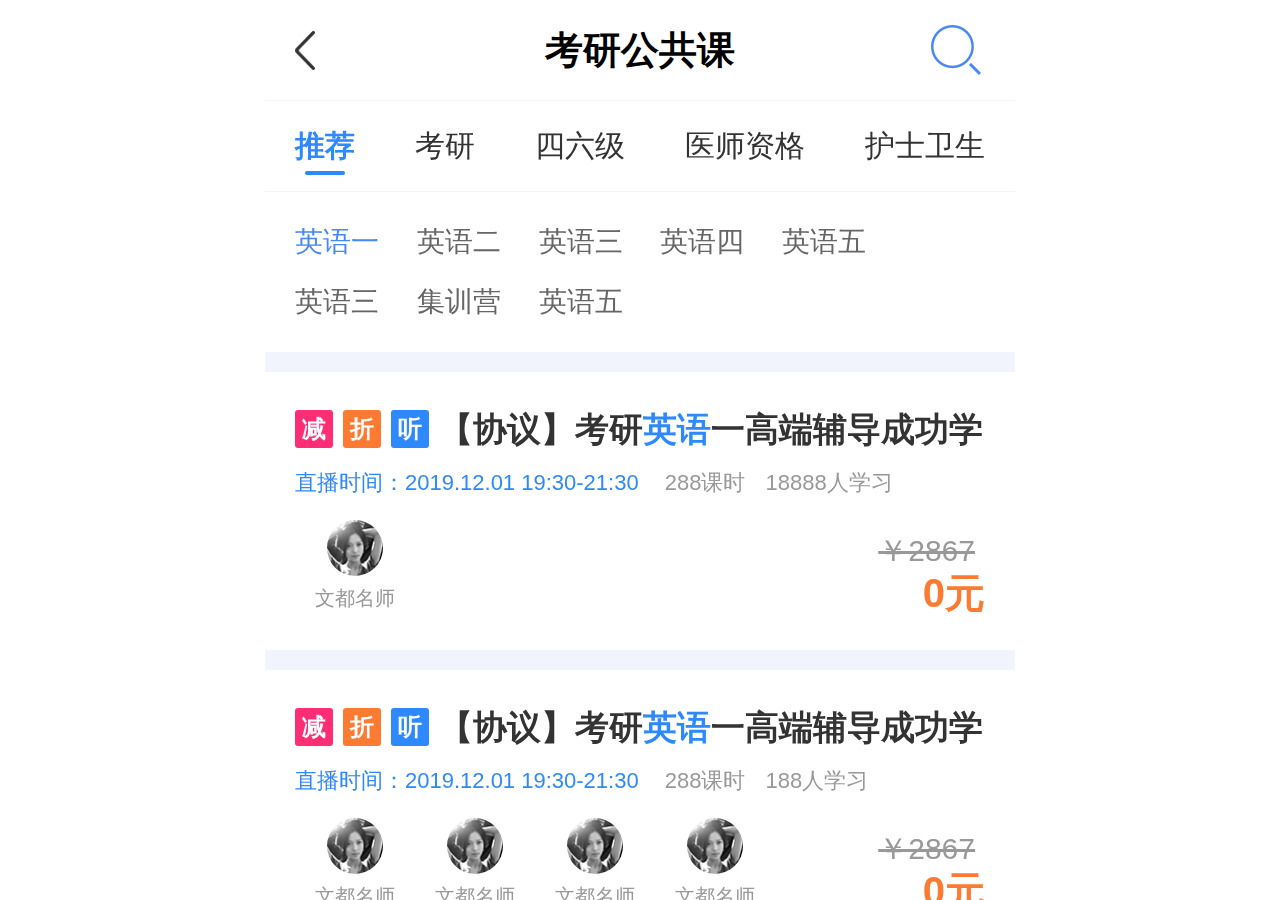
<file: list.html>
<!DOCTYPE html>
<html lang="en">
<head>
  <meta charset="UTF-8">
  <title>考研公共课</title>
  <meta name="viewport" content="width=device-width, initial-scale=1.0, maximum-scale=1.0, user-scalable=0" />
  <meta name="apple-mobile-web-app-capable" content="yes" />
  <meta name="apple-mobile-web-app-status-bar-style" content="black" />
  <meta content="telephone=no" name="format-detection" />
  <meta content="email=no" name="format-detection" />
  <link rel="stylesheet" href="css/swiper.min.css">
  <link rel="stylesheet" href="css/base.css">
  
  <script src="js/fontREM.js"></script>
</head>
<body>
    <div class="fixed-top">
      <div class="wrap">
        <div class="public-headline">
            <a href="" class="go-back"></a>
            <h1 class="public-topname">考研公共课</h1>
            <a href="search.html" class="list-headSearch"><img src="images/search-icon.png" alt=""></a>
          </div>
          
        </div>
    </div>
  
    
    
    <div class="mescroll" id="loading-content">
      <div class="wrap">
        <div class="scroll-nav">
          <div class="nav-subject-swiper">
            <div class="swiper-wrapper">
              <div class="swiper-slide">
                <span>推荐</span>
              </div>
              <div class="swiper-slide">
                <span>考研</span>
              </div>
              <div class="swiper-slide">
                <span>四六级</span>
              </div>
              <div class="swiper-slide">
                <span>医师资格</span>
              </div>
              <div class="swiper-slide">
                <span>护士卫生</span>
              </div>
              <div class="swiper-slide">
                <span>执业护士</span>
              </div>
              <div class="swiper-slide">
                <span>建考</span>
              </div>
            </div>
          </div>
        </div>
        <div class="top-subjectSort">
          <span class="current">英语一</span>
          <span>英语二</span>
          <span>英语三</span>
          <span>英语四</span>
          <span>英语五</span>
          <span>英语三</span>
          <span>集训营</span>
          <span>英语五</span>
        </div>
      </div>
      <div class="mescroll-wrapper">
        <div id="item-content">
          <div class="list-course-item">
              <div class="course-item">
                  <a href="">
                    <h3 class="course-name">
                        <p class="course-label">
                            <span class="reduction-label">减</span>
                            <span class="discount-label">折</span>
                            <span class="audition-label">听</span>
                          </p>
                      <p class="course-title">【协议】考研<span>英语</span>一高端辅导成功学</p>
                    </h3>
                    
                    <div class="course-contain-info">
                      <!-- <span>有效期：2019.12.01</span> --> <!-- 直播时间段  加class="broadcast-time"   有效期不加class  灰色-->
                      <p>
                          <span class="broadcast-time">直播时间：2019.12.01 19:30-21:30</span>
                          <span>288课时</span>
                      </p>
                      <p><span>18888人学习</span></p>
                      
                    </div>
                    <div class="course-extra-info">
                      <div class="course-lecturer">
                        <p class="teacher-item">
                          <img src="images/_temp/teacher.png" alt="">
                          <span>文都名师</span>
                        </p>
                      </div>
                      <div class="course-price">
                        <del class="cour-original-price">￥2867</del>
                        <p class="discount-price">0元</p>
                      </div>
                    </div>
                  </a>
                </div>
          </div>
          <div class="list-course-item">
              <div class="course-item">
                  <a href="">
                    <h3 class="course-name">
                        <p class="course-label">
                            <span class="reduction-label">减</span>
                            <span class="discount-label">折</span>
                            <span class="audition-label">听</span>
                          </p>
                      <p class="course-title">【协议】考研<span>英语</span>一高端辅导成功学</p>
                    </h3>
                    <div class="course-contain-info">
                      <p>
                          <span class="broadcast-time">直播时间：2019.12.01 19:30-21:30</span>
                          <span>288课时</span>
                      </p>
                      <p><span>188人学习</span></p>
                    </div>
                    <div class="course-extra-info">
                      <div class="course-lecturer">
                        <p class="teacher-item">
                          <img src="images/_temp/teacher.png" alt="">
                          <span>文都名师</span>
                        </p>
                        <p class="teacher-item">
                            <img src="images/_temp/teacher.png" alt="">
                            <span>文都名师</span>
                          </p>
                          <p class="teacher-item">
                              <img src="images/_temp/teacher.png" alt="">
                              <span>文都名师</span>
                            </p>
                            <p class="teacher-item">
                                <img src="images/_temp/teacher.png" alt="">
                                <span>文都名师</span>
                              </p>
                      </div>
                      <div class="course-price">
                        <del class="cour-original-price">￥2867</del>
                        <p class="discount-price">0元</p>
                      </div>
                    </div>
                  </a>
                </div>
          </div>
          <div class="list-course-item">
              <div class="course-item">
                  <a href="">
                    <h3 class="course-name">
                        <p class="course-label">
                            <span class="reduction-label">减</span>
                            <span class="discount-label">折</span>
                            <span class="audition-label">听</span>
                          </p>
                      <p class="course-title">【协议】考研<span>英语</span>一高端辅导成功学</p>
                    </h3>
                    <div class="course-contain-info">
                      <p>
                          <span class="broadcast-time">直播时间：2019.12.01 19:30-21:30</span>
                          <span>288课时</span>
                      </p>
                      <p><span>188人学习</span></p>
                    </div>
                    <div class="course-extra-info">
                      <div class="course-lecturer">
                        <p class="teacher-item">
                          <img src="images/_temp/teacher.png" alt="">
                          <span>文都名师</span>
                        </p>
                      </div>
                      <div class="course-price">
                        <!-- <del class="cour-original-price">￥2867</del> -->
                        <p class="discount-price">0元</p>
                      </div>
                    </div>
                  </a>
                </div>
          </div>
          <div class="list-course-item">
              <div class="course-item">
                  <a href="">
                    <h3 class="course-name">
                        <p class="course-label">
                            <span class="reduction-label">减</span>
                            <span class="discount-label">折</span>
                            <span class="audition-label">听</span>
                          </p>
                      <p class="course-title">【协议】考研<span>英语</span>一高端辅导成功学</p>
                    </h3>
                    <div class="course-contain-info">
                      <p>
                          <span class="broadcast-time">直播时间：2019.12.01 19:30-21:30</span>
                          <span>288课时</span>
                      </p>
                      <p><span>188人学习</span></p>
                    </div>
                    <div class="course-extra-info">
                      <div class="course-lecturer">
                        <p class="teacher-item">
                          <img src="images/_temp/teacher.png" alt="">
                          <span>文都名师</span>
                        </p>
                      </div>
                      <div class="course-price">
                        <del class="cour-original-price">￥2867</del>
                        <p class="discount-price">0元</p>
                      </div>
                    </div>
                  </a>
                </div>
          </div>
          <div class="list-course-item">
              <div class="course-item">
                  <a href="">
                    <h3 class="course-name">
                        <p class="course-label">
                            <span class="reduction-label">减</span>
                            <span class="discount-label">折</span>
                            <span class="audition-label">听</span>
                          </p>
                      <p class="course-title">【协议】考研<span>英语</span>一高端辅导成功学</p>
                    </h3>
                    <div class="course-contain-info">
                      <p>
                          <span class="broadcast-time">直播时间：2019.12.01 19:30-21:30</span>
                          <span>288课时</span>
                      </p>
                      <p><span>188888人学习</span></p>
                    </div>
                    <div class="course-extra-info">
                      <div class="course-lecturer">
                        <p class="teacher-item">
                          <img src="images/_temp/teacher.png" alt="">
                          <span>文都名师</span>
                        </p>
                      </div>
                      <div class="course-price">
                        <del class="cour-original-price">￥2867</del>
                        <p class="discount-price">0元</p>
                      </div>
                    </div>
                  </a>
                </div>
          </div>
        </div>
      </div>
      <!-- no-result start -->
      <div class="no-result" style="display:none;">
        <img src="images/no-result.png" alt="">
        <p>抱歉，暂无相关内容</p>
        <a class="back-home-page" href="">返回首页</a>
      </div>

    </div>
    
  

  <script src="js/jquery.min.js"></script>
  <script src="js/swiper.min.js"></script>
  <script src="js/mescroll.min.js"></script>
  <script>
    $('.scroll-nav .swiper-slide:not(first-child)').click(function(){
      $('.top-subjectSort').show();
    })
    $('.scroll-nav .swiper-slide:first').click(function(){
      $('.top-subjectSort').hide();
    })
    $('.top-subjectSort span').click(function(){
      $(this).addClass('current').siblings().removeClass('current')
    })
  var num=0
  var navSwiper = new Swiper('.nav-subject-swiper',{
        slidesPerView: 'auto',
        freeMode: true,
        initialSlide :num,  //默认第几个是选中状态
        on:{
          init:function(){     //默认
            this.slides.eq(num).find('span').addClass('current'); //默认第几个是选中状态
            clientWidth=parseInt(this.$wrapperEl.css('width'))
            navWidth=0   //滑动总长度
            for(i=0;i<this.slides.length;i++){
              navWidth+=parseInt(this.slides.eq(i).css('width'))
            }
          },
          tap:function(e){
            clickIndex=this.clickedIndex;  //点击Slide的索引
            clickSlide=this.slides.eq(clickIndex);
            this.slides.find('span').removeClass('current')
            clickSlide.find('span').addClass('current');
            //居中
            navSlideWidth = clickSlide.css('width');
            navActiveSlideLeft=this.slides[this.clickedIndex].offsetLeft;   //activeSlide 距左边的距离
            if(navActiveSlideLeft<(clientWidth-parseInt(navSlideWidth))/2){
            this.setTranslate(0)
            }else if (navActiveSlideLeft > navWidth - (parseInt(navSlideWidth) + clientWidth) / 2) {
            this.setTranslate(clientWidth - navWidth)
            } else {
              this.setTransition(300) //滑动过度时间
              this.setTranslate((clientWidth - parseInt(navSlideWidth))/2 - navActiveSlideLeft)
            }
          }
        }
    });
    //navSwiper.slides.eq(num).find('span').addClass('current')   //默认第几个是选中状态

    
    

  </script>
<!-- 上拉加载更多 -->
<script src="js/more.js"></script>

<script>
  // 方便设计查看缺省页   没用
$('.scroll-nav .swiper-slide').eq(3).click(function(){
  $('.mescroll-wrapper').hide();
  $('.no-result').show();
})
</script>

</body>
</html>
</file>
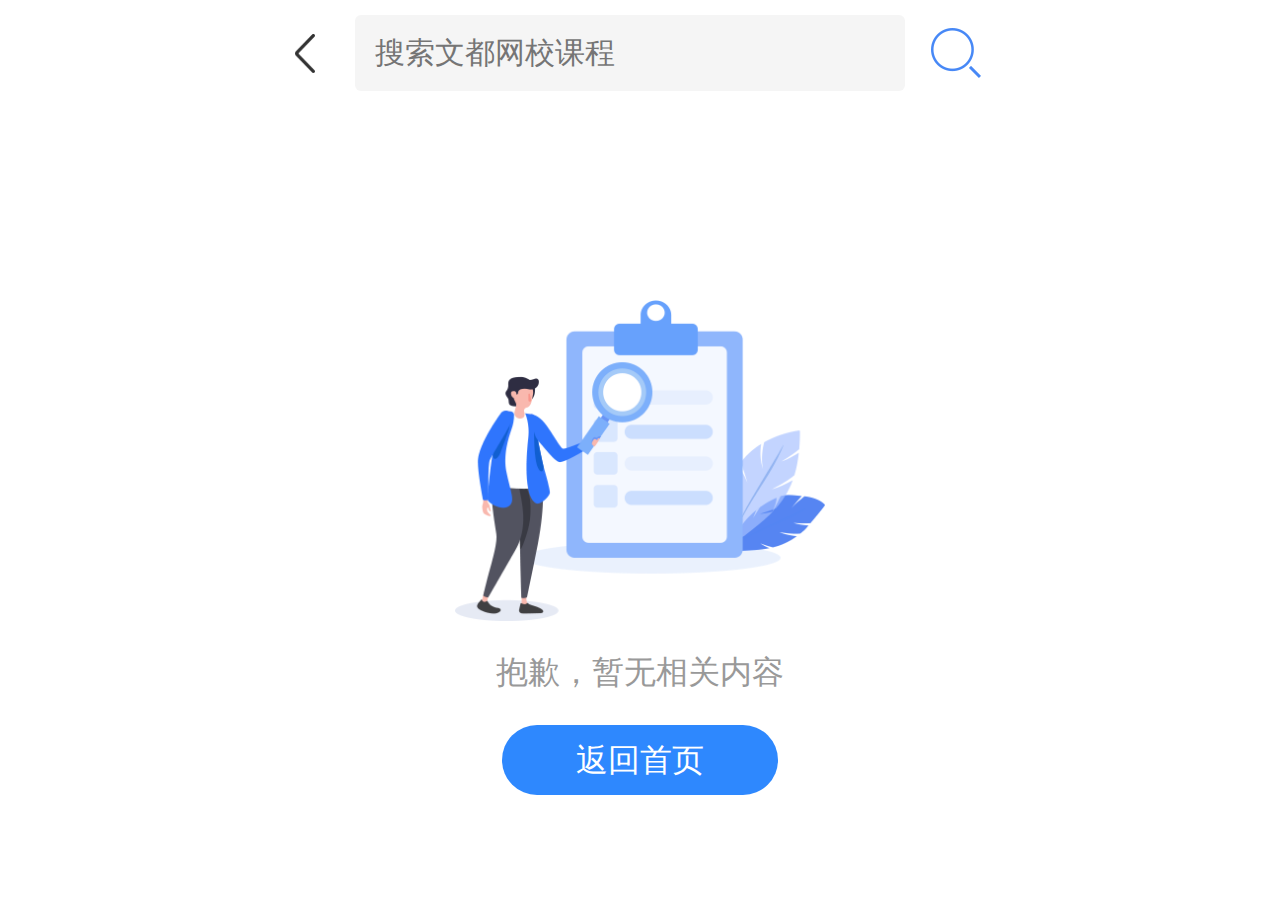
<file: search-noresult.html>
<!DOCTYPE html>
<html lang="en">
<head>
  <meta charset="UTF-8">
  <title>搜索结果</title>
  <meta name="viewport" content="width=device-width, initial-scale=1.0, maximum-scale=1.0, user-scalable=0" />
  <meta name="apple-mobile-web-app-capable" content="yes" />
  <meta name="apple-mobile-web-app-status-bar-style" content="black" />
  <meta content="telephone=no" name="format-detection" />
  <meta content="email=no" name="format-detection" />
  <link rel="stylesheet" href="css/base.css">
  <script src="js/fontREM.js"></script>
</head>
<body>
    <div class="fixed-top">
      <div class="wrap">
          <div class="top-search">
              <a href="" class="go-back"></a>
              <form class="search-form" id="search-ipt" action="">
                <input class="search-ipt" type="search" placeholder="搜索文都网校课程">
                <input type="submit" class="search-btn" value="">
              </form>
          </div>
          
      </div>
    </div>

    <!-- <div class="fixed-filter">
      <div class="wrap">
        <div class="search-filter">
          <span class="filter-list default-sort current">综合</span>
          <span class="filter-list ">人气</span>
          <p class=" filter-price" data-price="default"><span class="price-default">价格</span></p>
        </div>
      </div>
    </div> -->
    
    
    <!-- <div class="mescroll" id="loading-content">
      <div class="mescroll-wrapper">
        <div id="item-content">
          <div class="list-course-item">
              <div class="course-item">
                  <a href="">
                    <h3 class="course-name">
                        <p class="course-label">
                            <span class="reduction-label">减</span>
                            <span class="discount-label">折</span>
                            <span class="audition-label">听</span>
                          </p>
                      <p class="course-title">【协议】考研<span>英语</span>一高端辅导成功学</p>
                    </h3>
                    
                    <div class="course-contain-info">
                      <p>
                          <span class="broadcast-time">直播时间：2019.12.01 19:30-21:30</span>
                          <span>288课时</span>
                      </p>
                      <p>
                          <span>188人学习</span>
                      </p>
                    </div>
                    <div class="course-extra-info">
                      <div class="course-lecturer">
                        <p class="teacher-item">
                          <img src="images/_temp/teacher.png" alt="">
                          <span>文都名师</span>
                        </p>
                      </div>
                      <div class="course-price">
                        <del class="cour-original-price">￥2867</del>
                        <p class="discount-price">￥21867</p>
                      </div>
                    </div>
                  </a>
                </div>
          </div>
        </div>
      </div>
    </div> -->
    <!-- no-result start -->
    <div class="no-result">
      <img src="images/no-result.png" alt="">
      <p>抱歉，暂无相关内容</p>
      <a class="back-home-page" href="">返回首页</a>
    </div>
  

  <script src="js/jquery.min.js"></script>
  <script src="js/mescroll.min.js"></script>
  <script src="js/more.js"></script>
  <script>
 //filter-price
 $('.filter-price').click(function(){
    if($(this).attr('data-price')=="price-drop"){
      $(this).addClass('current').find('.price-default').addClass('price-rise').removeClass('price-drop');
      $(this).attr('data-price','price-rise')
    }else{
      $(this).addClass('current').find('.price-default').addClass('price-drop').removeClass('price-rise');
      $(this).attr('data-price','price-drop')
    }
    $(this).siblings('.filter-list').removeClass('current')
  })
  $('.filter-list').click(function(){
    $(this).addClass('current').siblings().removeClass('current');
    $('.filter-price').attr('data-price','default').find('.price-default').removeClass('price-drop price-rise')
  })
  </script>
</body>
</html>
</file>
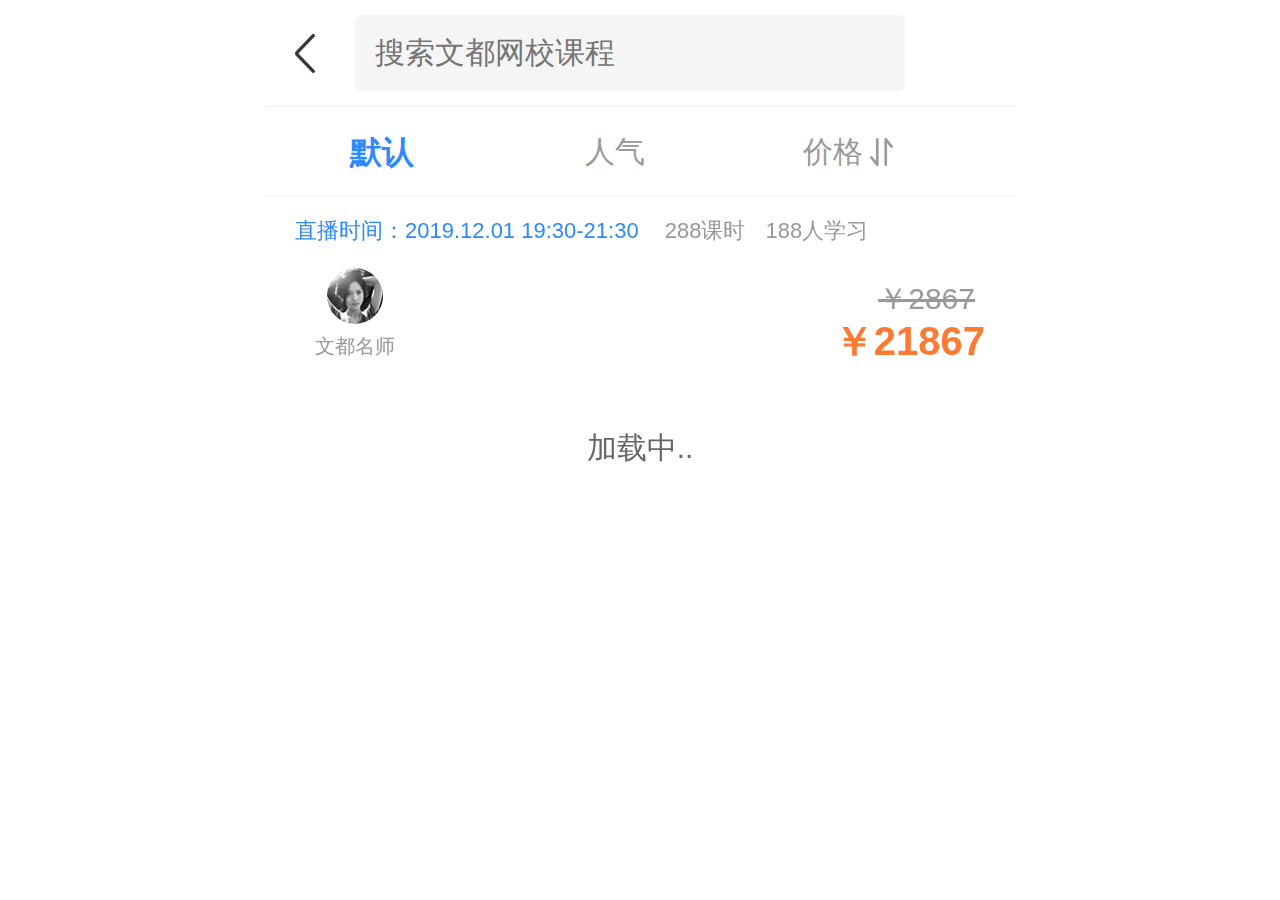
<file: search-result.html>
<!DOCTYPE html>
<html lang="en">
<head>
  <meta charset="UTF-8">
  <title>搜索结果</title>
  <meta name="viewport" content="width=device-width, initial-scale=1.0, maximum-scale=1.0, user-scalable=0" />
  <meta name="apple-mobile-web-app-capable" content="yes" />
  <meta name="apple-mobile-web-app-status-bar-style" content="black" />
  <meta content="telephone=no" name="format-detection" />
  <meta content="email=no" name="format-detection" />
  <link rel="stylesheet" href="css/base.css">
  <script src="js/fontREM.js"></script>
</head>
<body>
    <div class="fixed-top">
      <div class="wrap">
          <div class="top-search">
              <a href="" class="go-back"></a>
              <form class="search-form" id="search-ipt" action="">
                <input class="search-ipt" type="search" placeholder="搜索文都网校课程">
              </form>
            </div>
            <div class="search-filter">
              <span class="filter-list default-sort current">默认</span>
              <span class="filter-list ">人气</span>
              <p class=" filter-price" data-price="default"><span class="price-default">价格</span></p>
            </div>
      </div>
    </div>

    
    
    <div class="mescroll" id="loading-content">
      <div class="mescroll-wrapper">
        <div id="item-content">
          <div class="list-course-item">
              <div class="course-item">
                  <a href="">
                    <h3 class="course-name">
                        <p class="course-label">
                            <span class="reduction-label">减</span>
                            <span class="discount-label">折</span>
                            <span class="audition-label">听</span>
                          </p>
                      <p class="course-title">【协议】考研<span>英语</span>一高端辅导成功学</p>
                    </h3>
                    
                    <div class="course-contain-info">
                      <p>
                          <span class="broadcast-time">直播时间：2019.12.01 19:30-21:30</span>
                          <span>288课时</span>
                      </p>
                      <p>
                          <span>188人学习</span>
                      </p>
                    </div>
                    <div class="course-extra-info">
                      <div class="course-lecturer">
                        <p class="teacher-item">
                          <img src="images/_temp/teacher.png" alt="">
                          <span>文都名师</span>
                        </p>
                      </div>
                      <div class="course-price">
                        <del class="cour-original-price">￥2867</del>
                        <p class="discount-price">￥21867</p>
                      </div>
                    </div>
                  </a>
                </div>
          </div>
        </div>
      </div>
    </div>
    <!-- no-result start -->
    <!-- <div class="no-result">
      <img src="images/no-result.png" alt="">
      <p>抱歉，暂无相关内容</p>
      <a class="back-home-page" href="">返回首页</a>
    </div> -->
  

  <script src="js/jquery.min.js"></script>
  <script src="js/mescroll.min.js"></script>
  <script src="js/more.js"></script>
  <script>
 //filter-price
 $('.filter-price').click(function(){
    if($(this).attr('data-price')=="price-drop"){
      $(this).addClass('current').find('.price-default').addClass('price-rise').removeClass('price-drop');
      $(this).attr('data-price','price-rise')
    }else{
      $(this).addClass('current').find('.price-default').addClass('price-drop').removeClass('price-rise');
      $(this).attr('data-price','price-drop')
    }
    $(this).siblings('.filter-list').removeClass('current')
  })
  $('.filter-list').click(function(){
    $(this).addClass('current').siblings().removeClass('current');
    $('.filter-price').attr('data-price','default').find('.price-default').removeClass('price-drop price-rise')
  })
  </script>
</body>
</html>
</file>
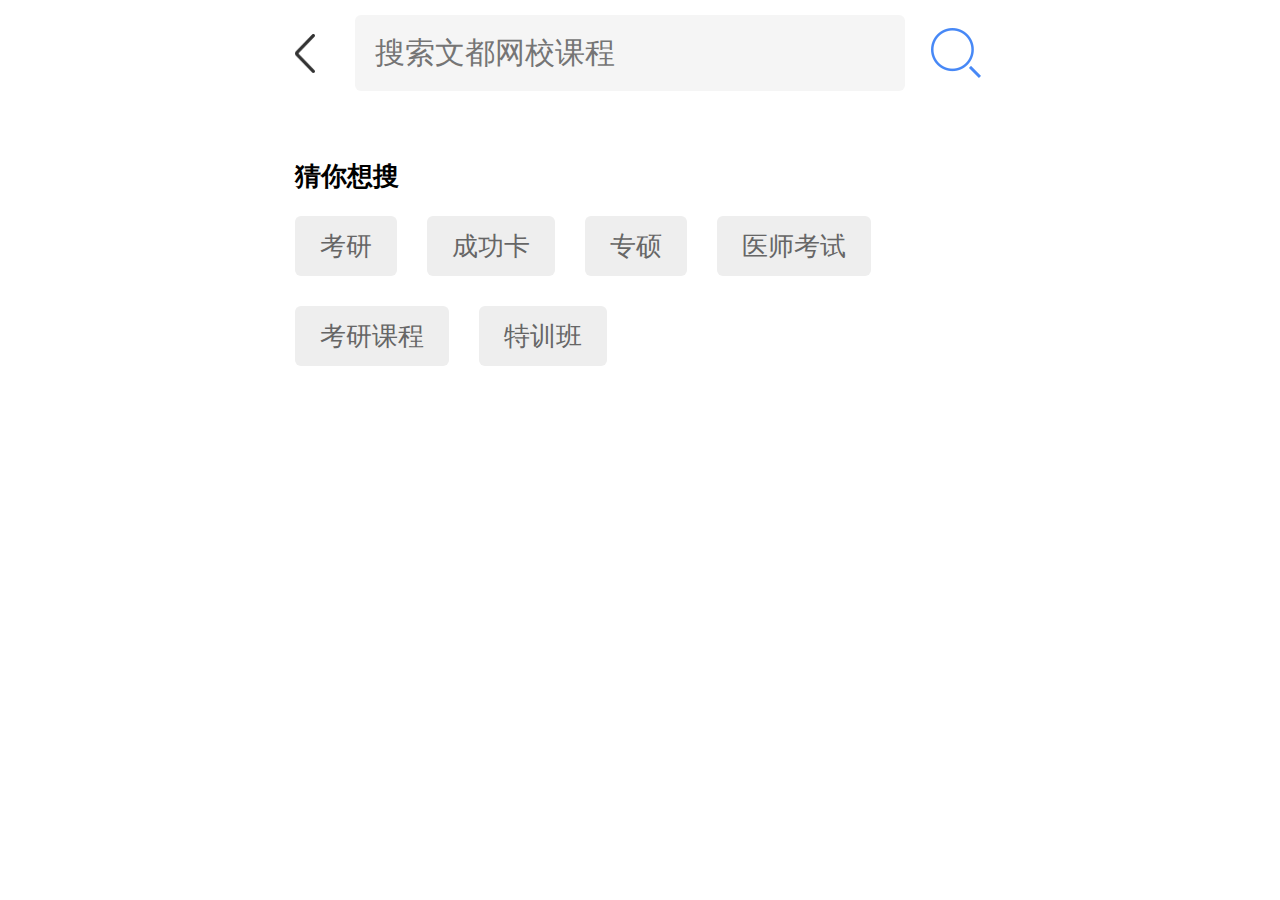
<file: search.html>
<!DOCTYPE html>
<html lang="en">
<head>
  <meta charset="UTF-8">
  <title>搜索页</title>
  <meta name="viewport" content="width=device-width, initial-scale=1.0, maximum-scale=1.0, user-scalable=0" />
  <meta name="apple-mobile-web-app-capable" content="yes" />
  <meta name="apple-mobile-web-app-status-bar-style" content="black" />
  <meta content="telephone=no" name="format-detection" />
  <meta content="email=no" name="format-detection" />
  <link rel="stylesheet" href="css/base.css">
  <script src="js/fontREM.js"></script>

  
</head>
<body>
  <div class="wrap">
    <div class="top-search">
      <a href="" class="go-back"></a>
      <form class="search-form" id="search-ipt" action="">
        <input class="search-ipt" type="search" placeholder="搜索文都网校课程">
        <input type="submit" class="search-btn" value="">
      </form>
    </div>
    <div>
      <div class="searchHot-title">
        <h2>猜你想搜</h2>
      </div>
      <div class="search-hotcourse">
        <span class="search-cour-item">考研</span>
        <span class="search-cour-item">成功卡</span>
        <span class="search-cour-item">专硕</span>
        <span class="search-cour-item">医师考试</span>
        <span class="search-cour-item">考研课程</span>
        <span class="search-cour-item">特训班</span>
      </div>
    </div>
  </div>

  <script src="js/jquery.min.js"></script>
  <script>
  $('#search-ipt').bind('search',function(){
     //键盘 搜索
  })
  </script>


</body>
</html>
</file>
<file: css/base.css>
/* CSS Document */
body, div, dl, dt, dd, ul, li, ol, h1, h2, h3, h4, h5, h6, p, input, span, a, img, b, table, tr, th, td, tbody, form, fiedset, pre, textarea, blockquote {
  margin: 0;
  padding: 0;
  border: none 0;
  list-style: none;
}

a {
  text-decoration: none;
  outline: none;
  color: #000;
}

img {
  display: block;
}

body {
  font-family: -apple-system,"PingFang SC","Helvetica Neue",STHeiti,"Microsoft Yahei",Tahoma,Simsun,sans-serif;
  font-size: 14px;
}

h1, h2, h3, h4, h5, h6 {
  font-size: 100%;
  /*font-weight:normal*/
}

article, aside, figcaption, figure, footer, header, hgroup, nav, section, summary {
  margin: 0;
  padding: 0;
  display: block;
}

input, button, select, textarea {
  outline: none;
  font-family: "Microsoft YaHei";
  background: none;
  -webkit-appearance: none;
  border-radius: 0;
  border: none;
}

.fl {
  float: left;
}

.fr {
  float: right;
}

.clearfix:after {
  content: "";
  clear: both;
  display: block;
  font-size: 0;
  height: 0;
  overflow: hidden;
}

.clearfix {
  zoom: 1;
}

* {
  -webkit-tap-highlight-color: transparent;
  -webkit-tap-highlight-color: transparent;
}

body {
  -webkit-overflow-scrolling: touch;
}

.fixed-pad {
  padding-bottom: 1.28rem;
}

.wrap {
  width: 100%;
  max-width: 750px;
  margin: 0 auto;
}

.public-title {
  height: .8rem;
  padding: .3rem .3rem 0;
  line-height: .8rem;
  display: box;
  display: -webkit-box;
  display: -moz-box;
  display: -ms-flexbox;
  display: -webkit-flex;
  display: flex;
  -webkit-flex-direction: row;
  -moz-flex-direction: row;
  -ms-flex-direction: row;
  -o-flex-direction: row;
  flex-direction: row;
  -webkit-justify-content: space-between;
  -moz-justify-content: space-between;
  -ms-justify-content: space-between;
  -o-justify-content: space-between;
  justify-content: space-between;
}

.public-title h2 {
  font-size: .4rem;
  color: #333;
}

.public-title h2 a {
  display: block;
  color: #333;
}

.course-item {
  width: 100%;
}

.course-item a {
  display: block;
}

.course-item .course-contain-info {
  max-height: .68rem;
  display: box;
  display: -webkit-box;
  display: -moz-box;
  display: -ms-flexbox;
  display: -webkit-flex;
  display: flex;
  -webkit-flex-direction: row;
  -moz-flex-direction: row;
  -ms-flex-direction: row;
  -o-flex-direction: row;
  flex-direction: row;
  -webkit-justify-content: flex-left;
  -moz-justify-content: flex-left;
  -ms-justify-content: flex-left;
  -o-justify-content: flex-left;
  justify-content: flex-left;
  flex-wrap: wrap;
  color: #999;
  font-size: .22rem;
  line-height: .34rem;
  margin-bottom: .2rem;
  overflow: hidden;
  flex-wrap: wrap;
}

.course-item .course-contain-info span {
  margin-right: .2rem;
}

.course-item .course-extra-info {
  padding-right: 2rem;
}

.course-item .course-price {
  display: box;
  display: -webkit-box;
  display: -moz-box;
  display: -ms-flexbox;
  display: -webkit-flex;
  display: flex;
  -webkit-flex-direction: column;
  -moz-flex-direction: column;
  -ms-flex-direction: column;
  -o-flex-direction: column;
  flex-direction: column;
  -webkit-justify-content: flex-start;
  -moz-justify-content: flex-start;
  -ms-justify-content: flex-start;
  -o-justify-content: flex-start;
  justify-content: flex-start;
}

.course-contain-info .broadcast-time {
  color: #2e88fe;
}

.course-name {
  max-height: 1.08rem;
  margin-bottom: .1rem;
  overflow: hidden;
}

.course-name .course-title {
  font-size: .34rem;
  color: #333;
  line-height: .54rem;
}

.course-name .course-title span {
  color: #2e88fe;
}

.course-name .course-label {
  float: left;
  padding-top: .08rem;
  display: box;
  display: -webkit-box;
  display: -moz-box;
  display: -ms-flexbox;
  display: -webkit-flex;
  display: flex;
  -webkit-flex-direction: row;
  -moz-flex-direction: row;
  -ms-flex-direction: row;
  -o-flex-direction: row;
  flex-direction: row;
  -webkit-justify-content: flex-start;
  -moz-justify-content: flex-start;
  -ms-justify-content: flex-start;
  -o-justify-content: flex-start;
  justify-content: flex-start;
}

.course-name .course-label span {
  width: .38rem;
  height: .38rem;
  font-size: .24rem;
  border-radius: 3px;
  text-align: center;
  color: #fff;
  line-height: .38rem;
  margin-right: .1rem;
}

.course-name .discount-label {
  background: #fd7a33;
}

.course-name .reduction-label {
  background: #ff2e74;
}

.course-name .audition-label {
  background: #2e88fe;
}

.course-extra-info {
  position: relative;
  height: 1rem;
}

.course-extra-info .course-lecturer {
  width: 100%;
  height: 1rem;
  display: box;
  display: -webkit-box;
  display: -moz-box;
  display: -ms-flexbox;
  display: -webkit-flex;
  display: flex;
  -webkit-flex-direction: row;
  -moz-flex-direction: row;
  -ms-flex-direction: row;
  -o-flex-direction: row;
  flex-direction: row;
  -webkit-justify-content: flex-start;
  -moz-justify-content: flex-start;
  -ms-justify-content: flex-start;
  -o-justify-content: flex-start;
  justify-content: flex-start;
  flex-wrap: wrap;
  font-size: .2rem;
  color: #999;
  overflow: hidden;
}

.course-extra-info .course-lecturer .teacher-item {
  width: 1.2rem;
  height: 100%;
  text-align: center;
  line-height: .44rem;
  white-space: nowrap;
}

.course-extra-info .course-lecturer img {
  width: .56rem;
  height: .56rem;
  border-radius: .28rem;
  margin: 0 auto;
  overflow: hidden;
}

.course-extra-info .course-price {
  position: absolute;
  right: 0;
  bottom: .06rem;
  text-align: right;
  white-space: nowrap;
  line-height: .42rem;
}

.course-extra-info .course-price .cour-original-price {
  font-size: .3rem;
  color: #999;
  margin-right: .1rem;
}

.course-extra-info .course-price .discount-price {
  font-size: .4rem;
  color: #fd7a33;
  font-weight: bold;
}

.no-content {
  padding: .2rem .3rem;
  background: #f1f4fd;
  text-align: center;
  font-size: .28rem;
  color: #999;
  background: #f1f4fd;
}

.footer {
  padding: .3rem .2rem;
  font-size: .22rem;
  color: #bbb;
  text-align: center;
  line-height: .36rem;
  background: #f1f4fd;
}

.footer-pad {
  padding: .3rem .2rem 1.58rem;
}

.bottom-menu .ind-bot-menu .close-ind-bot, .open-ind-bot {
  right: .3rem;
  bottom: 1.1rem;
  width: .88rem;
  height: .88rem;
  line-height: .88rem;
  border: 1px solid #dcdcdc;
  box-sizing: border-box;
  border-radius: 50%;
  background: #fff;
  z-index: 11;
}

.bottom-menu .ind-bot-menu .close-ind-bot img, .open-ind-bot img {
  width: .47rem;
  height: .47rem;
  padding-top: .17rem;
  margin: 0 auto;
}

.bottom-menu {
  position: fixed;
  right: 0;
  bottom: 0;
  width: 100%;
  height: 1.28rem;
  z-index: 10;
}

.bottom-menu .ind-bot-menu {
  position: relative;
  max-width: 750px;
  width: 100%;
  height: 100%;
  background: #fff;
  border-top: 1px solid #e5e5e5;
  text-align: center;
  font-size: .26rem;
  color: #666;
  margin: 0 auto;
}

.bottom-menu .ind-bot-menu .close-ind-bot {
  position: absolute;
}

.bottom-menu .bot-menu-icon {
  display: box;
  display: -webkit-box;
  display: -moz-box;
  display: -ms-flexbox;
  display: -webkit-flex;
  display: flex;
  height: 100%;
}

.bottom-menu .bot-menu-icon li {
  flex: 1;
  -webkit-box-flex: 1;
  -webkit-flex: 1;
  -moz-box-flex: 1;
  -ms-flex: 1;
  text-align: center;
}

.bottom-menu .bot-menu-icon li a {
  display: block;
  padding: .24rem 0 0;
  color: #666;
}

.bottom-menu .bot-menu-icon li a span {
  white-space: nowrap;
}

.bottom-menu .bot-menu-icon img {
  height: .44rem;
  margin: 0 auto .06rem;
}

.open-ind-bot {
  position: fixed;
  display: none;
}

.top-search {
  position: relative;
  height: .76rem;
  padding: .15rem .3rem .15rem .9rem;
  background: #fff;
}

.top-search .search-form {
  display: block;
  position: relative;
  padding-right: .8rem;
  height: 100%;
}

.top-search .search-ipt {
  display: block;
  width: 100%;
  height: 100%;
  padding: 0 .2rem;
  background: #f5f5f5;
  font-size: .3rem;
  line-height: .76rem;
  color: #333;
  border-radius: .06rem;
  box-sizing: border-box;
  overflow: hidden;
}

.top-search .search-btn {
  position: absolute;
  right: 0;
  top: 0;
  width: .8rem;
  height: 100%;
  background: url(../images/search-icon.png) right center no-repeat;
  background-size: .58rem .58rem;
}

.list-headSearch {
  position: absolute;
  right: .3rem;
  top: 0;
  height: 100%;
  display: box;
  display: -webkit-box;
  display: -moz-box;
  display: -ms-flexbox;
  display: -webkit-flex;
  display: flex;
  -webkit-flex-direction: column;
  -moz-flex-direction: column;
  -ms-flex-direction: column;
  -o-flex-direction: column;
  flex-direction: column;
  -webkit-justify-content: center;
  -moz-justify-content: center;
  -ms-justify-content: center;
  -o-justify-content: center;
  justify-content: center;
}

.list-headSearch img {
  width: .58rem;
  height: .58rem;
}

.go-back {
  position: absolute;
  left: 0;
  top: 50%;
  width: .9rem;
  height: .76rem;
  margin-top: -.38rem;
  background: url(../images/go-back.png) 0.3rem center no-repeat;
  background-size: .2rem .4rem;
}

.fixed-filter {
  position: fixed;
  left: 0;
  top: 1.1rem;
  width: 100%;
  z-index: 2;
}

.search-hotcourse {
  padding-left: .3rem;
  display: box;
  display: -webkit-box;
  display: -moz-box;
  display: -ms-flexbox;
  display: -webkit-flex;
  display: flex;
  -webkit-flex-direction: row;
  -moz-flex-direction: row;
  -ms-flex-direction: row;
  -o-flex-direction: row;
  flex-direction: row;
  -webkit-justify-content: flex-start;
  -moz-justify-content: flex-start;
  -ms-justify-content: flex-start;
  -o-justify-content: flex-start;
  justify-content: flex-start;
  flex-wrap: wrap;
}

.search-hotcourse .search-cour-item {
  padding: 0 .25rem;
  height: .6rem;
  line-height: .6rem;
  background: #eee;
  font-size: .26rem;
  color: #666;
  border-radius: .06rem;
  margin: 0 .3rem .3rem 0;
}

.search-filter .filter-list, .search-filter .filter-price {
  -webkit-box-flex: 1;
  -webkit-flex: 1;
  -moz-box-flex: 1;
  -ms-flex: 1;
  flex: 1;
  font-size: .3rem;
  color: #999;
}

.search-filter .current.filter-list, .search-filter .current.filter-price {
  color: #2e88fe;
  font-weight: bold;
  font-size: .32rem;
}

.search-filter {
  height: .9rem;
  line-height: .9rem;
  border-top: 1px solid #f1f4fd;
  box-sizing: border-box;
  padding: 0 .5rem 0 0;
  text-align: center;
  background: #fff;
  border-bottom: 1px solid #f1f4fd;
  display: box;
  display: -webkit-box;
  display: -moz-box;
  display: -ms-flexbox;
  display: -webkit-flex;
  display: flex;
  align-items: stretch;
}

.search-filter .filter-price {
  text-align: center;
}

.list-course-item {
  padding: .3rem;
  border-top: .2rem solid #f1f4fd;
}

.no-result {
  padding: 3rem .3rem 0;
  font-size: .32rem;
  color: #999;
  text-align: center;
}

.no-result img {
  width: 3.7rem;
  margin: 0 auto .3rem;
}

.no-result .back-home-page {
  display: block;
  width: 2.76rem;
  height: .7rem;
  line-height: .7rem;
  border-radius: .35rem;
  background: #2e88fe;
  color: #fff;
  text-align: center;
  font-size: .32rem;
  margin: .3rem auto 0;
}

.mescroll-upwarp {
  font-size: 0.3rem;
  color: #666;
  padding: 0.3rem;
  text-align: center;
}

.bind-popup {
  position: fixed;
  left: 0;
  top: 0;
  width: 100%;
  height: 100%;
  background: rgba(0, 0, 0, 0.6);
  z-index: 9;
}

.bind-popup .bind-content {
  position: absolute;
  left: 10%;
  top: 50%;
  margin: -3.3rem 0 0 0;
  width: 80%;
  height: 6.6rem;
  background: #fff;
  border-radius: .2rem;
}

.bind-popup .bind-content .phone-icon {
  width: 2.6rem;
  max-width: 200px;
  padding: .4rem 0 .3rem;
  margin: 0 auto;
}

.bind-popup .bind-content p {
  font-size: .34rem;
  color: #444;
  line-height: .54rem;
  text-align: center;
}

.bind-popup .bind-content .bind-phoneNum {
  display: block;
  width: 80%;
  height: .76rem;
  background: linear-gradient(to right, #6db4fc, #4688f7);
  line-height: .76rem;
  text-align: center;
  border-radius: .38rem;
  color: #fff;
  font-size: .3rem;
  margin: .4rem auto 0;
}

.bind-popup .bind-content .popup-close {
  position: absolute;
  right: 0;
  top: 0;
  width: .9rem;
  height: .9rem;
  border-radius: 0 .2rem 0 0;
}

.public-headline {
  position: relative;
  width: 100%;
  height: 1rem;
  text-align: center;
  line-height: 1rem;
  background: #fff;
  overflow: hidden;
}

.public-headline .public-topname {
  height: 1rem;
  padding: 0  .9rem;
  font-size: .38rem;
  overflow: hidden;
}

.nav-subject-swiper {
  height: .9rem;
  line-height: .9rem;
  border-top: 1px solid #f1f4fd;
  border-bottom: 1px solid #f1f4fd;
  font-size: .3rem;
  color: #333;
  overflow: hidden;
}

.nav-subject-swiper .swiper-slide {
  width: auto;
}

.nav-subject-swiper .swiper-slide span {
  display: block;
  padding: 0 .3rem;
}

.nav-subject-swiper .swiper-slide span.current {
  color: #2e88fe;
  font-weight: bold;
  background: url(../images/scrollBg.png) center 0.7rem no-repeat;
  background-size: .4rem .04rem;
}

.fixed-top {
  position: fixed;
  left: 0;
  top: 0;
  width: 100%;
  z-index: 2;
}

.scroll-nav {
  background: #fff;
}

.mescroll {
  position: fixed;
  left: 0;
  top: 0;
  width: 100%;
  height: 100%;
  padding-top: 1rem;
  box-sizing: border-box;
  overflow-y: auto;
}

.mescroll-wrapper {
  width: 100%;
  max-width: 750px;
  margin: 0 auto;
}

.top-subjectSort {
  background: #fff;
  padding: .2rem .3rem .2rem 0;
  font-size: .28rem;
  color: #666;
  line-height: .6rem;
}

.top-subjectSort span {
  margin-left: .3rem;
  white-space: nowrap;
}

.top-subjectSort span.current {
  color: #4688f6;
}

.price-default {
  padding-right: .3rem;
  background: url(../images/price-icon.png) right center no-repeat;
  background-size: .23rem .28rem;
}

.price-default.price-rise {
  background: url(../images/price-icon-rise.png) right center no-repeat;
  background-size: .23rem .28rem;
}

.price-default.price-drop {
  background: url(../images/price-icon-drop.png) right center no-repeat;
  background-size: .23rem .28rem;
}

.searchHot-title {
  height: .8rem;
  padding: .3rem .3rem 0;
  line-height: .8rem;
}

.searchHot-title h2 {
  font-size: .26rem;
}

.only-listen {
  padding: .2rem 0 0;
}
</file>
<file: css/index.css>
.wrap {
  width: 100%;
  max-width: 750px;
  margin: 0 auto;
}

.header .header-serach, .header .header-user-photo {
  height: 100%;
}

.header .header-serach img, .header .header-user-photo img {
  width: .58rem;
  height: .58rem;
  padding-top: .27rem;
}

.header {
  position: fixed;
  left: 0;
  top: 0;
  width: 100%;
  height: 1.1rem;
  background: #fff;
  z-index: 3;
}

.header .header-inner {
  position: relative;
  width: 100%;
  max-width: 750px;
  height: 100%;
  padding: 0 .3rem;
  box-sizing: border-box;
  margin: 0 auto;
  display: box;
  display: -webkit-box;
  display: -moz-box;
  display: -ms-flexbox;
  display: -webkit-flex;
  display: flex;
  -webkit-flex-direction: row;
  -moz-flex-direction: row;
  -ms-flex-direction: row;
  -o-flex-direction: row;
  flex-direction: row;
  -webkit-justify-content: space-between;
  -moz-justify-content: space-between;
  -ms-justify-content: space-between;
  -o-justify-content: space-between;
  justify-content: space-between;
  background: #fff;
}

.header .header-left {
  display: box;
  display: -webkit-box;
  display: -moz-box;
  display: -ms-flexbox;
  display: -webkit-flex;
  display: flex;
  -webkit-flex-direction: row;
  -moz-flex-direction: row;
  -ms-flex-direction: row;
  -o-flex-direction: row;
  flex-direction: row;
  -webkit-justify-content: flex-start;
  -moz-justify-content: flex-start;
  -ms-justify-content: flex-start;
  -o-justify-content: flex-start;
  justify-content: flex-start;
  padding-top: .27rem;
}

.header .header-logo {
  height: .56rem;
}

.header .header-download-app {
  display: block;
  width: 1.62rem;
  height: .52rem;
  border-radius: .26rem;
  background: #2e88fe;
  font-size: .26rem;
  color: #fff;
  line-height: .52rem;
  text-align: center;
  margin-left: .3rem;
}

.header .header-right {
  display: box;
  display: -webkit-box;
  display: -moz-box;
  display: -ms-flexbox;
  display: -webkit-flex;
  display: flex;
  -webkit-flex-direction: row;
  -moz-flex-direction: row;
  -ms-flex-direction: row;
  -o-flex-direction: row;
  flex-direction: row;
  -webkit-justify-content: flex-end;
  -moz-justify-content: flex-end;
  -ms-justify-content: flex-end;
  -o-justify-content: flex-end;
  justify-content: flex-end;
}

.header .header-serach {
  padding-right: .5rem;
}

.banner {
  width: 6.9rem;
  height: 3.1rem;
  border-radius: .1rem;
  margin: 1.1rem auto 0;
  overflow: hidden;
}

.banner .banner-swiper {
  position: relative;
  width: 100%;
  height: 100%;
  border-radius: .1rem;
  overflow: hidden;
}

.banner img {
  width: 100%;
  height: 100%;
  border-radius: .1rem;
  overflow: hidden;
}

.banner .swiper-slide {
  transition: 300ms;
  transform: scale(0.9);
  border-radius: .1rem;
}

.banner .swiper-slide-active, .banner .swiper-slide-duplicate-active {
  transform: scale(1);
}

.custom-pagination {
  position: absolute;
  left: auto !important;
  right: .2rem !important;
  bottom: .1rem !important;
  text-align: center;
  width: .7rem !important;
  height: .3rem;
  background: rgba(0, 0, 0, 0.3);
  font-size: .24rem;
  border-radius: .15rem;
  line-height: .3rem;
  color: #fff;
  word-spacing: 1px;
  z-index: 2;
}

.subject-entry {
  width: 6.9rem;
  padding: .3rem 0 0;
  text-align: center;
  margin: 0 auto .3rem;
}

.subject-entry .subject-swiper {
  position: relative;
  width: 100%;
  overflow: hidden;
  z-index: 1;
}

.subject-entry .subject-items {
  display: block;
  width: 100%;
  font-size: .26rem;
  color: #5a5a5a;
  text-align: center;
  white-space: nowrap;
}

.subject-entry .subject-items img {
  margin: 0 auto;
}

.subject-swiper .swiper-scrollbar {
  background: rgba(102, 102, 102, 0.1);
}

.subject-swiper .swiper-slide {
  float: left;
  width: 20%;
}

.subject-entry .subject-swiper {
  height: 3.1rem;
}

.subject-entry .subject-items {
  height: 1.4rem;
}

.subject-entry .subject-items img {
  width: .66rem;
  height: .66rem;
}

.subject-swiper .swiper-scrollbar {
  width: 30% !important;
  left: 35% !important;
  height: .06rem !important;
  border-radius: .03rem !important;
  overflow: hidden;
}

.coupon-entrance {
  width: 100%;
  height: 1.9rem;
  padding: 0 0 .2rem;
  border-bottom: 0.2rem solid #f1f4fd;
  margin: 0 auto;
  overflow: hidden;
}

.coupon-entrance .entrance-swiper {
  width: 100%;
  height: 100%;
}

.coupon-entrance img {
  width: 100%;
  height: 100%;
}

.course-select {
  padding: 0 0 .4rem;
}

.select-sub-title {
  padding: 0 .3rem .2rem;
  font-size: .24rem;
  color: #999;
  margin-top: -.1rem;
}

.option-course {
  padding: 0 .1rem 0 .3rem;
  height: 1.8rem;
  overflow: hidden;
}

.option-swiper {
  position: relative;
  width: 100%;
  height: 100%;
}

.option-swiper .swiper-slide {
  float: left;
  width: 3.08rem;
  height: 1.6rem;
  padding: .1rem 0;
}

.option-swiper .swiper-slide a {
  display: block;
  width: 2.88rem;
  height: 100%;
  padding-right: .2rem;
}

.option-swiper .swiper-slide img {
  width: 100%;
  height: 100%;
  border-radius: .2rem;
  box-shadow: 0 0 .16rem #ccc;
}

.public-more {
  display: block;
  height: .9rem;
  line-height: .9rem;
  text-align: center;
}

.public-more span {
  padding-right: .4rem;
  background: url(../images/more.png) right center no-repeat;
  background-size: .26rem .26rem;
  font-size: .32rem;
  color: #5a5a5a;
}

.public-course-mod {
  border-top: 0.2rem solid #f1f4fd;
}

.course-item-main {
  padding: .3rem;
  border-bottom: 1px solid #f1f4fd;
}

.hot-info {
  border-top: 0.2rem solid #f1f4fd;
}

.hot-news {
  padding: 0 .3rem .2rem;
  border-bottom: 1px solid #f1f4fd;
}

.hot-news ul {
  overflow: hidden;
}

.hot-news li {
  display: block;
  position: relative;
  font-size: .32rem;
  color: #333;
}

.hot-news li a {
  display: block;
  height: .7rem;
  padding-left: 1.2rem;
  line-height: .7rem;
  color: #333;
  white-space: nowrap;
  overflow: hidden;
  text-overflow: ellipsis;
}

.hot-news li .news-category {
  position: absolute;
  left: 0;
  top: .18rem;
  width: 1rem;
  height: .34rem;
  background: #2e88fe;
  color: #fff;
  line-height: .34rem;
  text-align: center;
  font-size: .22rem;
  border-radius: 3px;
  white-space: nowrap;
  overflow: hidden;
}

.course-swiper {
  width: 100%;
  overflow: hidden;
}

.course-tabNav {
  width: 100%;
  height: .6rem;
  line-height: .6rem;
  box-sizing: border-box;
  padding-left: .3rem;
  overflow: hidden;
}

.course-tabNav .swiper-slide {
  float: left;
  width: auto;
}

.course-tabNav .swiper-slide.current span {
  background: url(../images/scrollBg.png) bottom center no-repeat;
  background-size: .44rem .04rem;
  color: #2e88fe;
}

.course-tabNav .swiper-slide span {
  display: block;
  font-size: .34rem;
  color: #333;
  margin-right: .3rem;
}

.course-tabItem {
  display: none;
}

.national-cooperative {
  height: 1rem;
  background: url(../images/title-more.png) center right 0.3rem no-repeat;
  background-size: .14rem .24rem;
  border-top: 0.2rem solid #f1f4fd;
  line-height: 1rem;
  color: #666;
  font-size: .3rem;
}

.national-cooperative a {
  display: block;
  padding: 0 .3rem 0 .5rem;
  background: url(../images/line.png) left 0.3rem center no-repeat;
  background-size: 2px .28rem;
}
</file>
<file: css/course.css>
.play-content {
  min-height: 4.1rem;
}

.course-cover {
  position: relative;
}

.course-cover .course-cover-con {
  position: relative;
  display: block;
}

.course-cover .play-img {
  display: block;
  width: 100%;
}

.course-cover .course-play {
  position: absolute;
  left: 0;
  top: 0;
  width: 100%;
  height: 100%;
  background: rgba(0, 0, 0, 0.5);
}

.course-cover .course-play img {
  position: absolute;
  left: 50%;
  top: 50%;
  width: 1rem;
  height: 1rem;
  margin: -.5rem 0 0 -.5rem;
}

.detail-course-info {
  padding: .3rem .3rem .2rem;
  border-bottom: 0.2rem solid #f1f4fd;
}

.detail-course-info .detail-coursename {
  font-size: .38rem;
  color: #333;
  line-height: .5rem;
  margin-bottom: .15rem;
}

.detail-course-info .det-extra-info {
  display: box;
  display: -webkit-box;
  display: -moz-box;
  display: -ms-flexbox;
  display: -webkit-flex;
  display: flex;
  -webkit-flex-direction: row;
  -moz-flex-direction: row;
  -ms-flex-direction: row;
  -o-flex-direction: row;
  flex-direction: row;
  -webkit-justify-content: flex-start;
  -moz-justify-content: flex-start;
  -ms-justify-content: flex-start;
  -o-justify-content: flex-start;
  justify-content: flex-start;
  flex-wrap: wrap;
  font-size: .28rem;
  color: #999;
  margin-left: -.5rem;
  margin-bottom: .3rem;
}

.detail-course-info .det-extra-info span {
  margin-left: .5rem;
}

.detail-course-info .det-price-agree {
  display: box;
  display: -webkit-box;
  display: -moz-box;
  display: -ms-flexbox;
  display: -webkit-flex;
  display: flex;
  -webkit-flex-direction: row;
  -moz-flex-direction: row;
  -ms-flex-direction: row;
  -o-flex-direction: row;
  flex-direction: row;
  -webkit-justify-content: space-between;
  -moz-justify-content: space-between;
  -ms-justify-content: space-between;
  -o-justify-content: space-between;
  justify-content: space-between;
  flex-wrap: wrap;
  -webkit-align-items: baseline;
  -moz-align-items: baseline;
  -ms-align-items: baseline;
  -o-align-items: baseline;
  align-items: baseline;
}

.detail-course-info .det-cellprice {
  display: box;
  display: -webkit-box;
  display: -moz-box;
  display: -ms-flexbox;
  display: -webkit-flex;
  display: flex;
  -webkit-flex-direction: row;
  -moz-flex-direction: row;
  -ms-flex-direction: row;
  -o-flex-direction: row;
  flex-direction: row;
  -webkit-justify-content: flex-start;
  -moz-justify-content: flex-start;
  -ms-justify-content: flex-start;
  -o-justify-content: flex-start;
  justify-content: flex-start;
  flex-wrap: wrap-reverse;
  -webkit-align-items: baseline;
  -moz-align-items: baseline;
  -ms-align-items: baseline;
  -o-align-items: baseline;
  align-items: baseline;
}

.detail-course-info .det-present-price {
  font-size: .54rem;
  color: #fd7a33;
  margin-right: .2rem;
}

.detail-course-info .det-original-price {
  color: #aaa;
  font-size: .3rem;
}

.detail-course-info .course-agreement {
  font-size: .28rem;
  color: #999;
  text-decoration: underline;
}

.limite-activity {
  height: 1.1rem;
  background: #ffd3d3;
}

.limite-activity .limite-title {
  float: left;
  width: 50%;
  height: 100%;
  background: url(../images/limite-bg.png) no-repeat;
  background-size: 100% 100%;
  font-size: .34rem;
  color: #fff;
  line-height: 1.1rem;
}

.limite-activity .limite-title span {
  display: block;
  padding-left: .7rem;
  background: url(../images/time.png) left 0.3rem center no-repeat;
  background-size: .27rem .33rem;
}

.limite-activity .remain-time {
  height: 100%;
  display: box;
  display: -webkit-box;
  display: -moz-box;
  display: -ms-flexbox;
  display: -webkit-flex;
  display: flex;
  -webkit-flex-direction: column;
  -moz-flex-direction: column;
  -ms-flex-direction: column;
  -o-flex-direction: column;
  flex-direction: column;
  -webkit-justify-content: center;
  -moz-justify-content: center;
  -ms-justify-content: center;
  -o-justify-content: center;
  justify-content: center;
  -webkit-align-items: center;
  -moz-align-items: center;
  -ms-align-items: center;
  -o-align-items: center;
  align-items: center;
  font-size: .22rem;
  color: #e32801;
}

.limite-activity .remain-time p {
  font-size: .2rem;
}

.limite-activity .remain-time .detail-time {
  white-space: nowrap;
}

.limite-activity .remain-time .detail-time span {
  display: inline-block;
  padding: 0 .1rem;
  height: .42rem;
  line-height: .42rem;
  background: #e32901;
  color: #fff;
  font-size: .24rem;
  border-radius: .06rem;
  margin: .05rem;
}

.detail-course-tab {
  position: absolute;
  left: 0;
  top: 0;
  width: 100%;
  height: .9rem;
  line-height: .9rem;
  z-index: 8;
}

.detail-course-tab.detail-tab-fixed {
  position: fixed;
}

.detail-course-tab.detail-tab-sticky {
  position: -webkit-sticky;
  position: -moz-sticky;
  position: -ms-sticky;
  position: -o-sticky;
  position: sticky;
  top: 0;
}

.detail-coursetab-inner {
  width: 100%;
  max-width: 750px;
  height: 100%;
  box-sizing: border-box;
  padding: 0 .3rem;
  font-size: .34rem;
  color: #333;
  background: #fff;
  display: box;
  display: -webkit-box;
  display: -moz-box;
  display: -ms-flexbox;
  display: -webkit-flex;
  display: flex;
  -webkit-flex-direction: row;
  -moz-flex-direction: row;
  -ms-flex-direction: row;
  -o-flex-direction: row;
  flex-direction: row;
  -webkit-justify-content: flex-start;
  -moz-justify-content: flex-start;
  -ms-justify-content: flex-start;
  -o-justify-content: flex-start;
  justify-content: flex-start;
  text-align: center;
  border-bottom: 1px solid #f1f4fd;
}

.detail-coursetab-inner span {
  flex: 1;
  -webkit-box-flex: 1;
  -webkit-flex: 1;
  -moz-box-flex: 1;
  -ms-flex: 1;
  white-space: nowrap;
}

.detail-coursetab-inner span.current {
  color: #2e88fe;
  background: url(../images/tab-line.png) bottom 0.12rem center no-repeat;
  background-size: .4rem .04rem;
  font-weight: bold;
}

.detail-tab-con {
  overflow: hidden;
}

.detail-tab-con .course-intro img {
  width: 100%;
}

.detail-tab-con .buy-notes {
  padding: .3rem .3rem 0;
  font-size: .3rem;
  color: #666;
  line-height: .56rem;
}

.course-teacher {
  padding: 0 .3rem;
}

.cour-teacher-list {
  position: relative;
  padding-left: 1rem;
  min-height: .74rem;
  margin-top: .4rem;
}

.cour-teacher-list .cour-teacher-inner {
  padding-bottom: .4rem;
  border-bottom: 1px solid #e5e5e5;
}

.cour-teacher-list:last-child .cour-teacher-inner {
  border-bottom: none;
}

.cour-teacher-list .teacher-photo {
  position: absolute;
  left: 0;
  top: 0;
  width: .74rem;
  height: .74rem;
}

.cour-teacher-list .teacher-photo img {
  width: .74rem;
  height: .74rem;
  border-radius: .34rem;
}

.cour-teacher-list .det-teacher-name {
  font-size: .36rem;
  color: #4688f6;
}

.cour-teacher-list .det-teach-subject {
  padding-top: .1rem;
  font-size: .28rem;
  color: #999;
}

.cour-teacher-list .det-teach-descript {
  padding-top: .1rem;
  font-size: .3rem;
  color: #333;
  line-height: .54rem;
}

.course-special-offer {
  border-bottom: 0.2rem solid #f1f4fd;
  padding: 0 .3rem;
}

.special-offer-list {
  position: relative;
  padding-left: 1.2rem;
  min-height: .9rem;
  border-bottom: 1px solid #eee;
}

.special-offer-list .special-offer-type {
  position: absolute;
  left: 0;
  top: 0;
  line-height: .9rem;
  font-size: .28rem;
  color: #999;
}

.det-course-coupon {
  height: .9rem;
  padding-right: .3rem;
  box-sizing: border-box;
  background: url(../images/coupon-more.png) right center no-repeat;
  background-size: .14rem .26rem;
  flex-wrap: nowrap;
  font-size: .24rem;
  color: #fd7a33;
  line-height: .9rem;
  margin-left: -.5rem;
  overflow: hidden;
}

.det-course-coupon span {
  float: left;
  margin-left: .5rem;
}

.det-course-activity, .det-course-services {
  padding: .2rem 0;
  font-size: .24rem;
  color: #333;
  line-height: .5rem;
  overflow: hidden;
}

.det-course-activity {
  margin-left: -.33rem;
}

.det-course-activity span {
  float: left;
  padding-left: .3rem;
  background: url(../images/act.png) left center no-repeat;
  background-size: .18rem .13rem;
  margin-left: .33rem;
}

.det-course-services {
  margin-left: -.18rem;
}

.det-course-services span {
  float: left;
  padding: 0 .18rem;
  background: url(../images/line.png) left center no-repeat;
  background-size: 1px 12px;
  margin-left: -1px;
}

.multiple-course {
  border-bottom: 0.2rem solid #f1f4fd;
}

.multiple-discount {
  position: relative;
  padding: 0 0 .3rem .3rem;
  white-space: nowrap;
  overflow: hidden;
}

.multiple-swiper {
  height: 1.2rem;
}

.multiple-swiper .swiper-slide {
  width: auto;
}

.multiple-item {
  padding-right: .3rem;
  height: 100%;
}

.multiple-item a {
  display: block;
  height: 100%;
  box-sizing: border-box;
  padding: .14rem .4rem 0;
  border: 1px solid #f5f5f5;
  box-shadow: 0 0 .2rem #ebebeb;
  border-radius: .1rem;
  line-height: .46rem;
  text-align: center;
  overflow: hidden;
}

.multiple-item .multiple-subject {
  font-size: .3rem;
  color: #333;
}

.multiple-item .multiple-sub-type {
  font-size: .26rem;
  color: #666;
}

.detail-bot-menu {
  position: relative;
  max-width: 750px;
  width: 100%;
  height: 100%;
  background: #fff;
  border-top: 1px solid #e5e5e5;
  text-align: center;
  font-size: .26rem;
  color: #666;
  margin: 0 auto;
}

.course-bot-menu {
  position: relative;
  padding-right: 2.7rem;
}

.de-buy-course {
  position: absolute;
  right: .2rem;
  top: .23rem;
  width: 2.4rem;
  height: .8rem;
  background: #2e88fe;
  font-size: .34rem;
  color: #fff;
  line-height: .8rem;
  text-align: center;
  border-radius: .4rem;
  box-shadow: 0 0 .2rem #79a9f9;
  white-space: nowrap;
}

.course-chapter {
  font-size: .3rem;
}

.course-structure {
  padding: .2rem 0 0;
}

.course-structure .course-menu {
  font-size: .32rem;
  color: #333;
  line-height: .54rem;
  padding: .2rem .6rem .2rem .3rem;
  font-weight: bold;
  background: url(../images/course-up.png) right 0.3rem center no-repeat;
  background-size: .33rem .18rem;
  border-bottom: 1px solid #efefef;
}

.course-structure .course-menu.open-state {
  background: url(../images/course-open.png) right 0.3rem center no-repeat;
  background-size: .33rem .18rem;
}

.course-structure li .course-lesson li {
  padding-left: .3rem;
}

.course-structure li li .course-lesson li {
  padding-left: .5rem;
}

.course-structure li li .course-section {
  padding-left: .5rem;
}

.course-structure li li li .course-lesson li {
  padding-left: .5rem;
}

.course-structure li li li .course-section {
  padding-left: .7rem;
}

.course-structure li li li .course-lesson li {
  padding-left: .7rem;
}

.course-structure .lecture-notice {
  font-size: .32rem;
  color: #999;
  line-height: .32rem;
  font-size: .22rem;
}

.course-structure .lecture-notice span {
  color: #f08043;
}

.course-structure .lecture-notice p {
  color: #999;
}

.course-structure li ul {
  display: none;
}

.course-lesson {
  font-size: .34rem;
  color: #555;
}

.course-lesson li {
  position: relative;
  padding-bottom: .2rem;
}

.course-lesson li:last-child {
  border-bottom: 1px solid #efefef;
}

.course-lesson .lesson-name {
  display: block;
  padding-right: 1.2rem;
  font-size: .28rem;
  padding-top: .2rem;
  line-height: .32rem;
}

.course-lesson .course-audition {
  position: absolute;
  right: .3rem;
  top: 50%;
  margin-top: -.15rem;
  display: block;
  height: .3rem;
  padding-left: .3rem;
  color: #2e88fe;
  text-align: center;
  line-height: .3rem;
  font-size: .24rem;
  border-radius: .27rem;
  background: url(../images/listen.png) no-repeat;
  background-size: .26rem .26rem;
  white-space: nowrap;
}

.course-section {
  padding-top: .2rem;
  padding-bottom: .2rem;
  padding-right: .6rem;
  font-size: .3rem;
  line-height: .54rem;
  color: #333;
  border-radius: .07rem;
  margin-bottom: .1rem;
  border-bottom: 1px solid #efefef;
  background: url(../images/course-up2.png) right 0.3rem center no-repeat;
  background-size: .22rem .12rem;
}

.course-section.open-state {
  background: url(../images/course-open2.png) right 0.3rem center no-repeat;
  background-size: .22rem .12rem;
}

.course-section .course-chapter {
  color: #333;
}

.lesson-num {
  font-size: .28rem;
  color: #999;
  padding-right: .2rem;
}

.chapter-content .course-section {
  padding-left: .5rem;
}

.content-module {
  position: relative;
  padding-top: .9rem;
  padding-bottom: .3rem;
}

.course-goback {
  position: absolute;
  left: 0;
  top: 0;
  width: .9rem;
  height: .76rem;
  background: url(../images/go-back-white.png) 0.3rem center no-repeat;
  background-size: .2rem .4rem;
  z-index: 2;
}

.slide-coupon {
  position: fixed;
  left: 0;
  bottom: -100%;
  width: 100%;
  height: 100%;
  background: rgba(0, 0, 0, 0.5);
  z-index: 12;
}

.slide-coupon .slide-coupon-inner {
  width: 100%;
  max-width: 750px;
  background: #fff;
  border-radius: .3rem .3rem 0 0;
  color: #333;
  margin: 0 auto;
}

.slide-coupon .slide-coupon-title, .slide-coupon .slide-close-btn {
  height: 1rem;
  line-height: 1rem;
  padding: 0 .3rem 0;
  font-size: .4rem;
  text-align: center;
}

.match-books {
  padding: 0 .3rem;
}

.match-books .match-dataTit {
  padding: .2rem 0;
  display: box;
  display: -webkit-box;
  display: -moz-box;
  display: -ms-flexbox;
  display: -webkit-flex;
  display: flex;
  -webkit-flex-direction: row;
  -moz-flex-direction: row;
  -ms-flex-direction: row;
  -o-flex-direction: row;
  flex-direction: row;
  -webkit-justify-content: flex-start;
  -moz-justify-content: flex-start;
  -ms-justify-content: flex-start;
  -o-justify-content: flex-start;
  justify-content: flex-start;
  height: .7rem;
  line-height: .7rem;
  font-size: .34rem;
  color: #333;
  margin-left: -.36rem;
}

.match-books .match-dataTit span {
  padding: 0 .36rem;
  background: url(../images/line.png) right center no-repeat;
  background-size: 2px .26rem;
}

.match-books .match-dataTit span:last-child {
  background: none;
}

.match-books .match-dataTit span.current {
  color: #4688f6;
}

.no-matchData {
  padding: 1rem 0;
  font-size: .28rem;
  color: #666;
  text-align: center;
}

.no-matchData img {
  width: 4.7rem;
  margin: 0 auto;
}

.handouts-list {
  display: none;
  font-size: .34rem;
  line-height: .46rem;
  overflow-y: auto;
}

.handouts-list p {
  padding-bottom: .3rem;
}

.choose-structure {
  padding: .3rem .3rem 0;
  line-height: .4rem;
  font-size: .34rem;
  color: #666;
  overflow: hidden;
}

.choose-structure span {
  float: left;
  margin-right: .3rem;
}

.choose-structure span.current {
  color: #2e88fe;
}

.choose-structure .listen-module {
  background: url(../images/line.png) left center no-repeat;
  background-size: 2px .26rem;
  padding-left: .3rem;
}

.course-livetime {
  line-height: .4rem;
  color: #999;
  font-size: .24rem;
}

.course-livetime .state-title {
  padding: 0 .12rem 0 .3rem;
  background: url(../images/play.png) left center no-repeat;
  background-size: .2rem .14rem;
  margin-right: .12rem;
}

/* coupon */
.slide-coupon {
  bottom: -100%;
  display: box;
  display: -webkit-box;
  display: -moz-box;
  display: -ms-flexbox;
  display: -webkit-flex;
  display: flex;
  -webkit-flex-direction: column;
  -moz-flex-direction: column;
  -ms-flex-direction: column;
  -o-flex-direction: column;
  flex-direction: column;
  -webkit-justify-content: flex-end;
  -moz-justify-content: flex-end;
  -ms-justify-content: flex-end;
  -o-justify-content: flex-end;
  justify-content: flex-end;
}

.slide-coupon .slide-coupon-inner {
  max-height: 60%;
  display: box;
  display: -webkit-box;
  display: -moz-box;
  display: -ms-flexbox;
  display: -webkit-flex;
  display: flex;
  -webkit-flex-direction: column;
  -moz-flex-direction: column;
  -ms-flex-direction: column;
  -o-flex-direction: column;
  flex-direction: column;
  -webkit-justify-content: flex-start;
  -moz-justify-content: flex-start;
  -ms-justify-content: flex-start;
  -o-justify-content: flex-start;
  justify-content: flex-start;
}

.slide-coupon .slide-close-btn {
  border-top: 1px solid #e7e7e7;
}

.slide-coupon .course-coupon {
  padding: 0 .3rem;
  overflow-y: scroll;
}

.coupon-item {
  position: relative;
  width: 100%;
  height: 2.45rem;
  background: #fff;
  box-shadow: 0 0 20px #e8e8e8;
  margin-bottom: 0.2rem;
  overflow: hidden;
  z-index: 2;
}

.side-dota {
  position: absolute;
  left: 0;
  top: 0;
  width: .1rem;
  height: 100%;
  background: url(../images/dota.png) repeat-y;
  background-size: 100% auto;
}

.coupon-kindtit {
  float: left;
  width: 35%;
  height: 100%;
  color: #fff;
  text-align: center;
  background: linear-gradient(to right, #69aaff, #5899f8);
}

.coupon-value {
  height: 1.56rem;
  box-sizing: border-box;
  padding-top: 0.3rem;
}

.coupon-amount {
  font-size: .5rem;
  white-space: nowrap;
  line-height: 0.6rem;
}

.coupon-amount small {
  font-size: .36rem;
}

.coupon-amount big {
  font-size: .4rem;
}

.reduce-condition {
  font-size: .28rem;
  white-space: nowrap;
}

.get-coupon {
  display: block;
  width: 75%;
  height: .54rem;
  box-sizing: border-box;
  line-height: .52rem;
  white-space: nowrap;
  border: 1px solid #fff;
  border-radius: 0.27rem;
  font-size: 0.28rem;
  color: #fff;
  margin: 0 auto;
}

.coupon-details {
  float: right;
  width: 63%;
  height: 100%;
  position: relative;
  z-index: 3;
}

.coupon-detTop {
  height: 2.4rem;
  padding-top: 0.2rem;
  box-sizing: border-box;
}

.coupon-title {
  height: .88rem;
  padding: .16rem 0.4rem 0 0;
  line-height: .44rem;
  font-size: .3rem;
  color: #333;
  margin-bottom: 0.2rem;
  overflow: hidden;
}

.coupon-mark {
  float: left;
  height: .38rem;
  padding: 0 0.1rem;
  line-height: .38rem;
  background: #4ca2fa;
  color: #fff;
  font-size: .2rem;
  border-radius: 3px;
  margin-right: 0.1rem;
  margin-top: 0.03rem;
  overflow: hidden;
}

.coupon-validTime {
  line-height: .3rem;
  font-size: .24rem;
  color: #666;
  overflow: hidden;
}

.coupon-validTime span {
  float: left;
}

.have-receive {
  position: absolute;
  right: -0.2rem;
  top: 0.2rem;
  width: 1.3rem;
  height: 1.3rem;
  z-index: 2;
  overflow: hidden;
}

.coupon-item.reduce-item .coupon-kindtit {
  background: linear-gradient(to right, #69aaff, #5899f8);
}

.coupon-item.discount-item .coupon-kindtit {
  background: linear-gradient(to right, #fe647e, #ff485f);
}

.coupon-item.orange-item .coupon-kindtit {
  background: linear-gradient(to right, #f6a336, #f98722);
}

.get-coupon.get-status {
  background: #fff;
  color: #666;
}

.receive-prompt {
  display: none;
  position: fixed;
  left: 0;
  top: 30%;
  width: 100%;
  color: #fff;
  font-size: 0.3rem;
  text-align: center;
  z-index: 18;
}

.receive-prompt span {
  display: inline-block;
  padding: 0.1rem 0.3rem;
  background: black;
  border-radius: 3px;
}

.buy-number {
  font-size: .28rem;
  color: #999;
}

.only-listen .course-lesson li {
  padding: .1rem .3rem .3rem;
  font-size: .28rem;
  color: #333;
  border-bottom: 1px solid #efefef;
}
</file>
